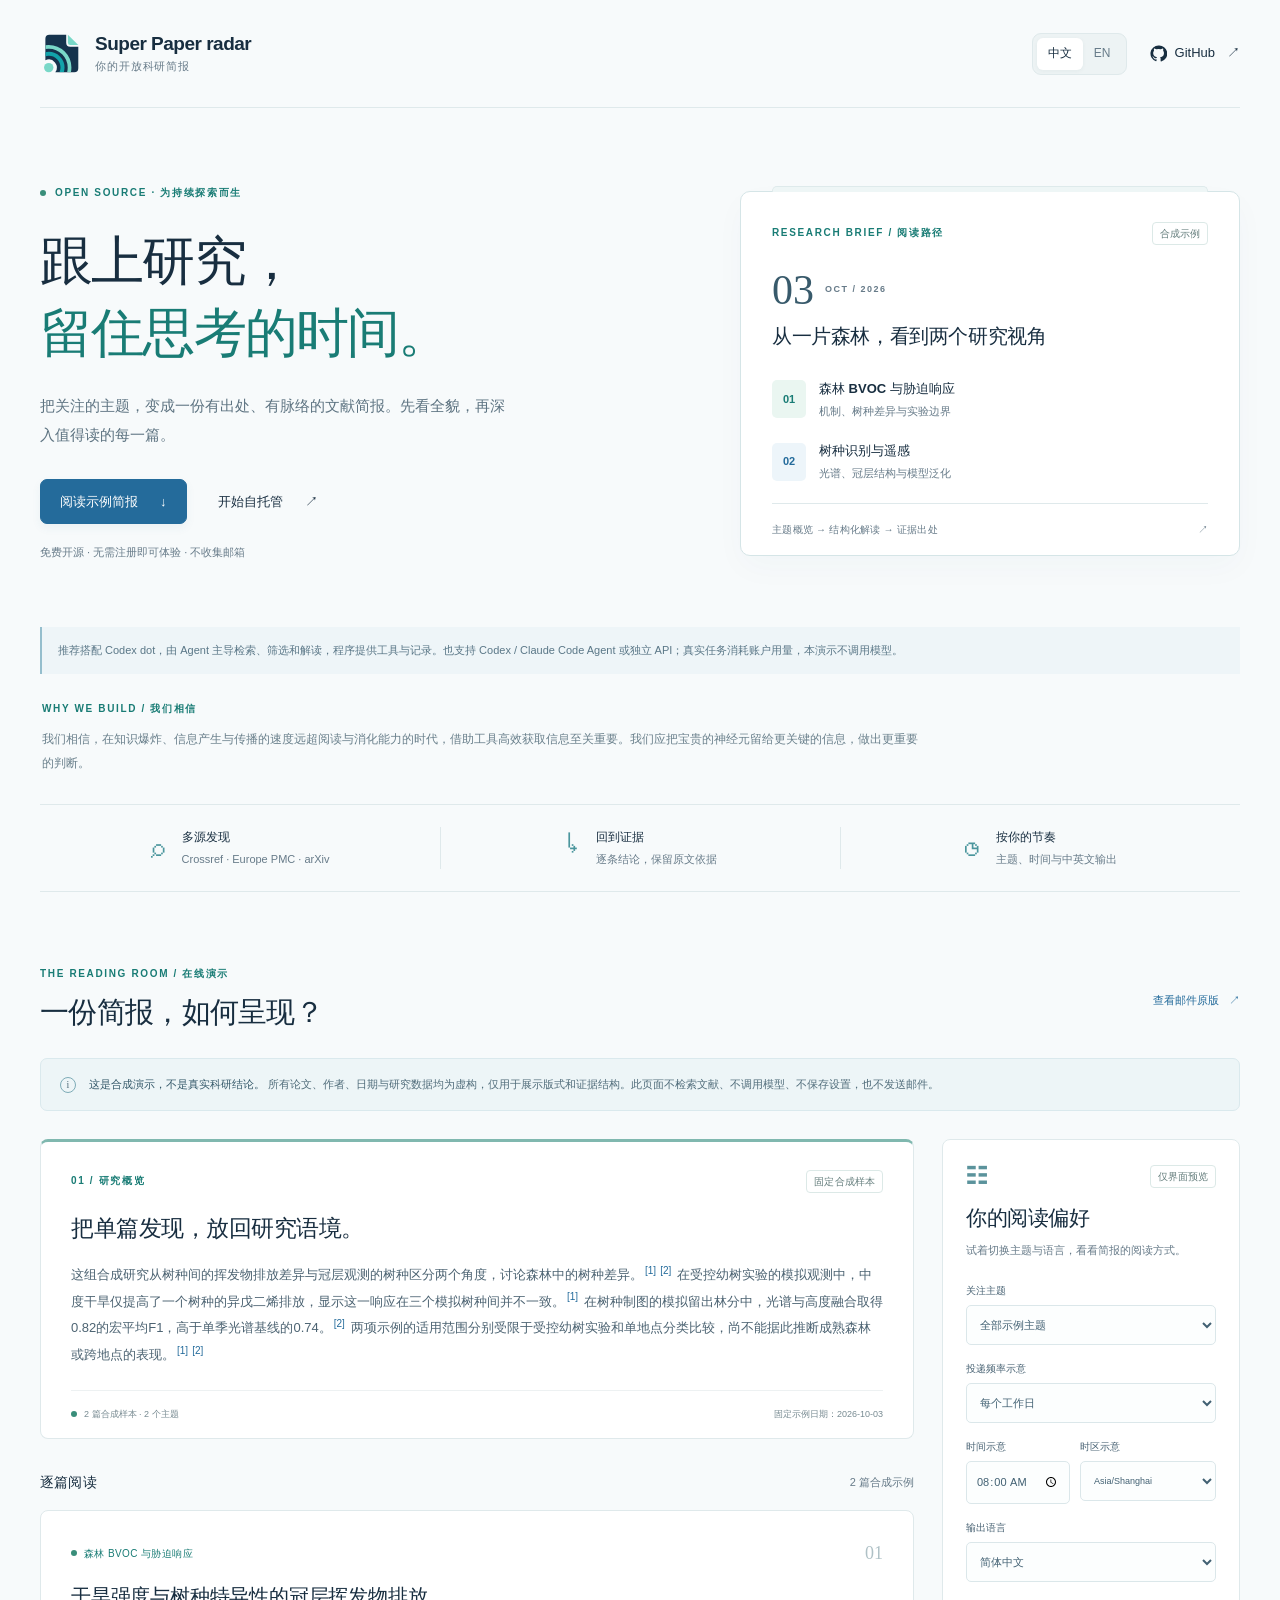
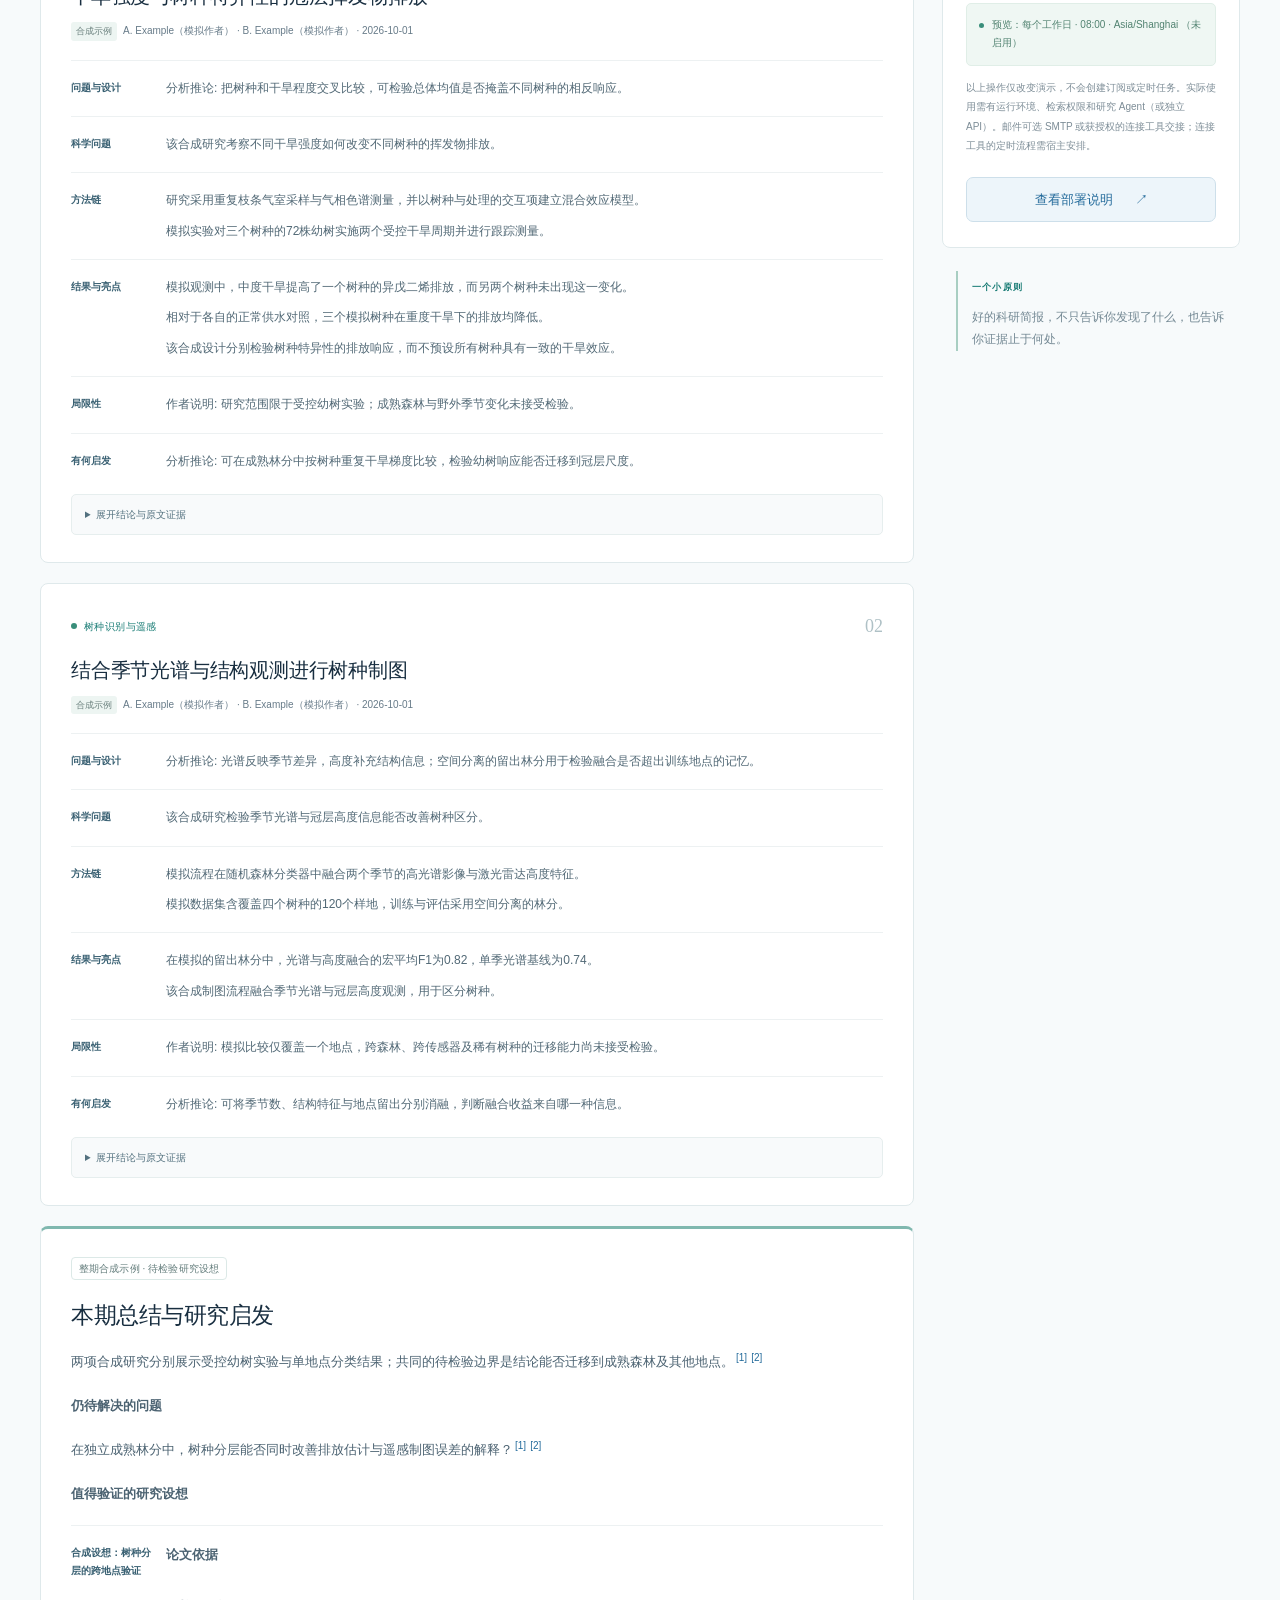
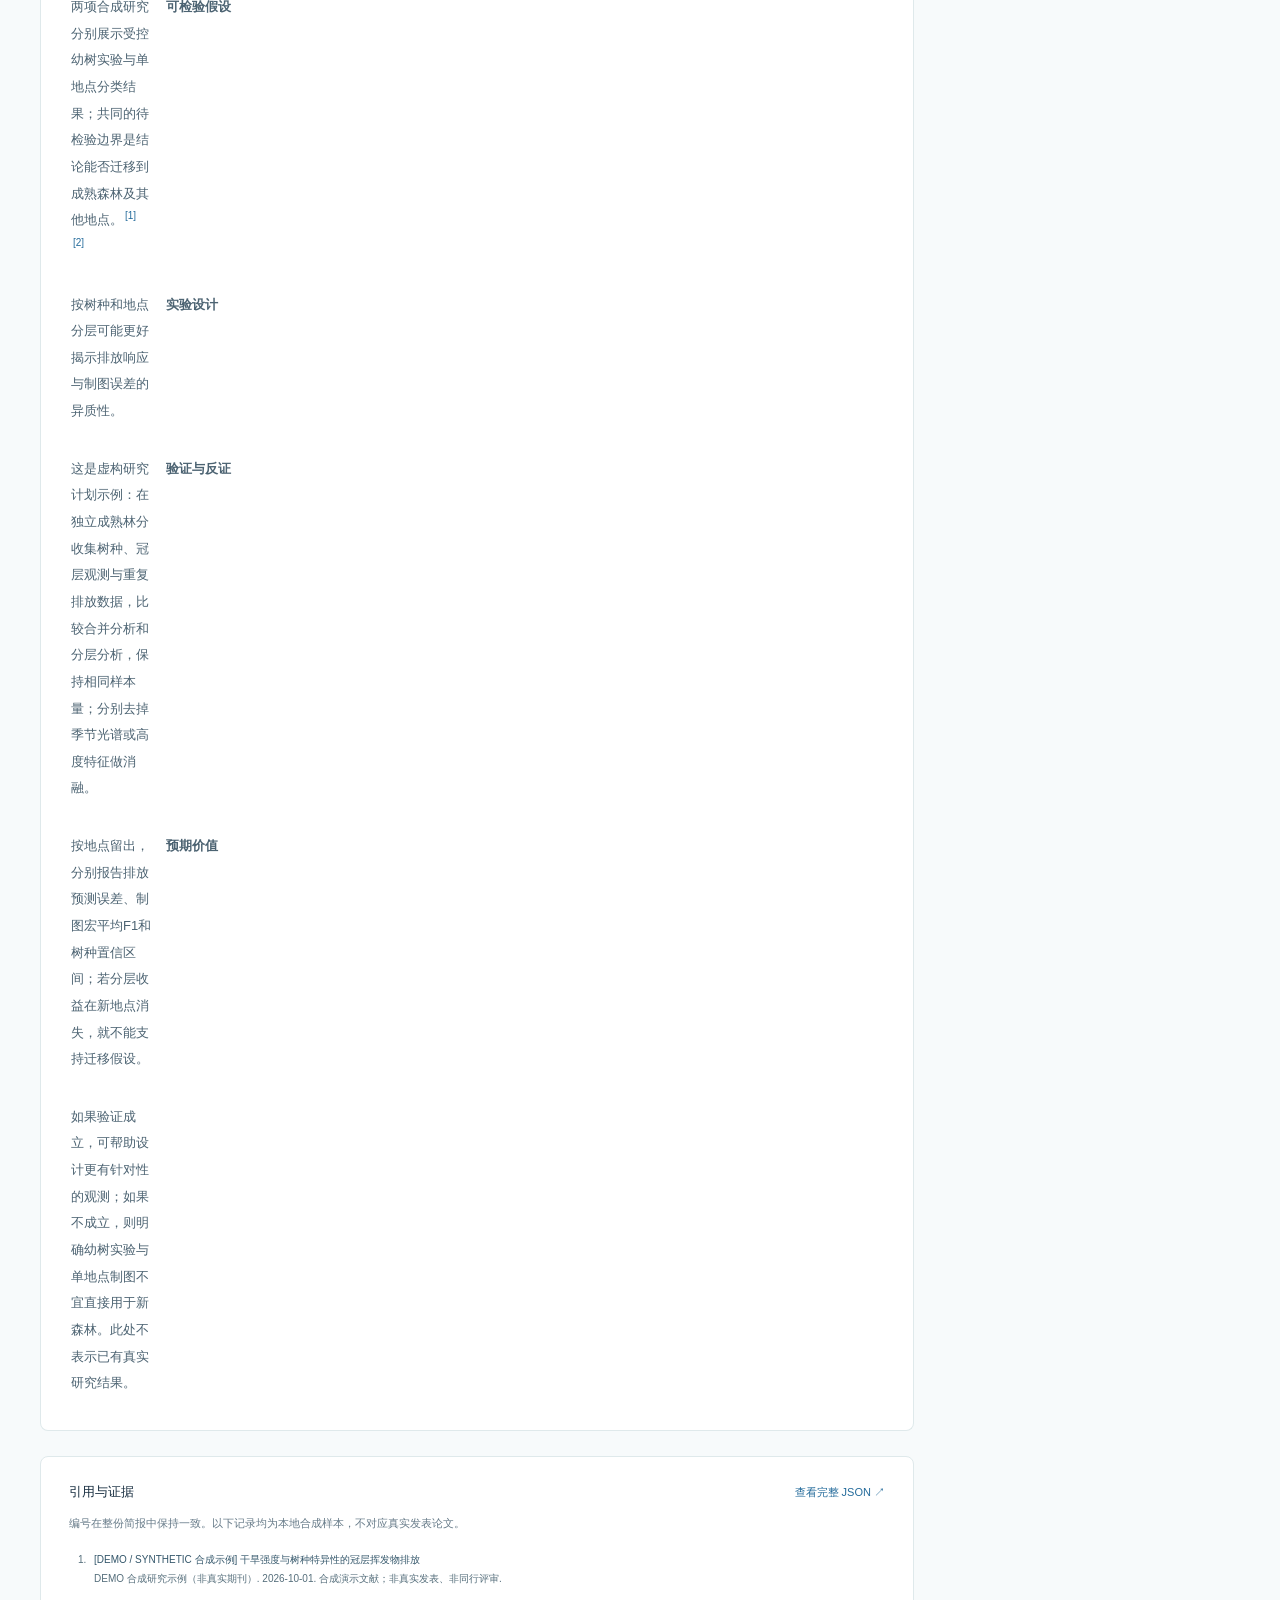
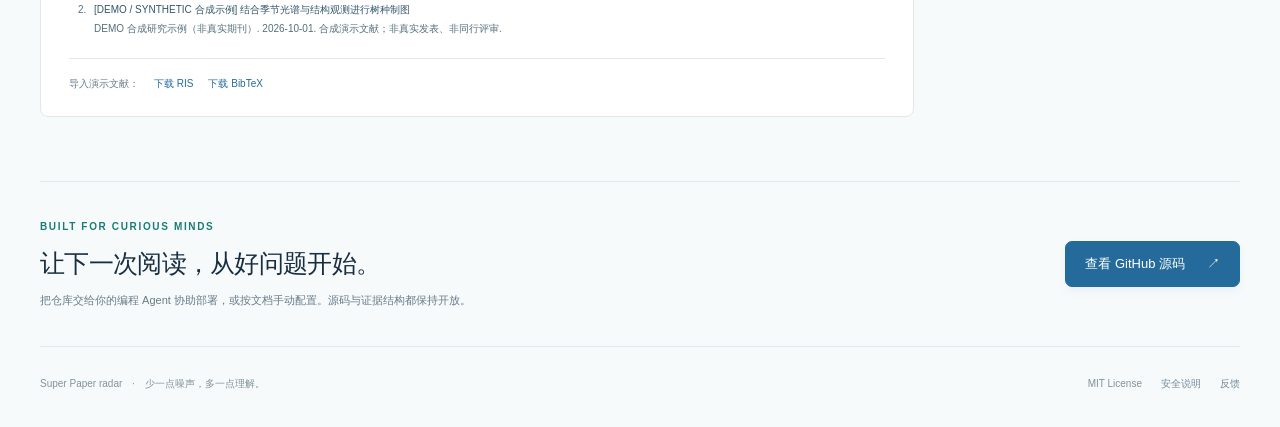
<file: docs/index.html>
<!doctype html>
<html lang="zh-CN">
<head>
  <meta charset="utf-8">
  <meta name="viewport" content="width=device-width, initial-scale=1">
  <meta name="description" content="Super Paper radar: an open-source, evidence-grounded research digest. Explore the bilingual, synthetic demo without an account.">
  <meta name="theme-color" content="#f7fafb">
  <title>Super Paper radar · Research, with context.</title>
  <link rel="icon" href="assets/favicon.svg" type="image/svg+xml">
  <link rel="stylesheet" href="assets/style.css">
  <script defer src="assets/fixtures.js"></script>
  <script defer src="assets/app.js"></script>
</head>
<body>
  <a class="skip-link" href="#digest" data-i18n="skip">跳至文献预览</a>
  <div class="site-shell">
    <header class="site-header">
      <a class="brand" href="./" aria-label="Super Paper radar home">
        <img class="brand-icon" src="assets/icon.svg" width="43" height="43" alt="">
        <span><span class="brand-name">Super Paper radar</span><span class="brand-caption" data-i18n="brandCaption">你的开放科研简报</span></span>
      </a>
      <nav class="header-actions" aria-label="Main navigation">
        <div class="language-switch" role="group" aria-label="Language / 语言">
          <button type="button" class="language-button active" data-language="zh-CN" aria-pressed="true">中文</button>
          <button type="button" class="language-button" data-language="en" aria-pressed="false">EN</button>
        </div>
        <a class="repo-link" aria-label="GitHub repository" href="https://github.com/RHFran/super-paper-radar"><svg viewBox="0 0 24 24" fill="currentColor" aria-hidden="true"><path d="M12 .8a11.4 11.4 0 0 0-3.6 22.2c.6.1.8-.2.8-.6v-2.2c-3.3.7-4-1.4-4-1.4-.5-1.4-1.3-1.8-1.3-1.8-1.1-.7.1-.7.1-.7 1.2.1 1.8 1.2 1.8 1.2 1 1.8 2.7 1.3 3.4 1 .1-.8.4-1.3.8-1.6-2.7-.3-5.5-1.3-5.5-6A4.7 4.7 0 0 1 5.7 8c-.1-.3-.5-1.5.1-3.2 0 0 1-.3 3.3 1.2a11.5 11.5 0 0 1 6 0c2.3-1.5 3.3-1.2 3.3-1.2.6 1.7.2 2.9.1 3.2a4.7 4.7 0 0 1 1.2 3.2c0 4.6-2.8 5.6-5.5 5.9.5.4.8 1.1.8 2.2v3.3c0 .4.2.7.8.6A11.4 11.4 0 0 0 12 .8Z"/></svg><span>GitHub</span><span aria-hidden="true">↗</span></a>
      </nav>
    </header>

    <main>
      <section class="hero" aria-labelledby="hero-title">
        <div class="hero-copy">
          <p class="eyebrow"><span class="status-dot"></span><span data-i18n="eyebrow">OPEN SOURCE · 为持续探索而生</span></p>
          <h1 id="hero-title"><span data-i18n="heroLine1">跟上研究，</span><br><span class="hero-accent" data-i18n="heroLine2">留住思考的时间。</span></h1>
          <p class="hero-description" data-i18n="heroDescription">把关注的主题，变成一份有出处、有脉络的文献简报。先看全貌，再深入值得读的每一篇。</p>
          <div class="hero-buttons"><a class="button button-primary" href="#digest"><span data-i18n="readDemo">阅读示例简报</span><span aria-hidden="true">↓</span></a><a class="button button-quiet" href="https://github.com/RHFran/super-paper-radar#agent-setup"><span data-i18n="getStarted">开始自托管</span><span aria-hidden="true">↗</span></a></div>
          <p class="hero-footnote" data-i18n="heroFootnote">免费开源 · 无需注册即可体验 · 不收集邮箱</p>
        </div>
        <aside class="hero-preview" aria-label="Demo at a glance">
          <div class="preview-topline"><span class="eyebrow" data-i18n="previewEyebrow">RESEARCH BRIEF / 阅读路径</span><span class="small-tag" data-i18n="sample">合成示例</span></div>
          <div class="preview-date">03 <span>OCT / 2026</span></div>
          <h2 data-i18n="previewTitle">从一片森林，看到两个研究视角</h2>
          <div class="preview-topic"><span class="topic-symbol mint">01</span><div><strong data-i18n="topicBvoc">森林 BVOC 与胁迫响应</strong><span data-i18n="previewBvoc">机制、树种差异与实验边界</span></div></div>
          <div class="preview-topic"><span class="topic-symbol blue">02</span><div><strong data-i18n="topicCanopy">树种识别与遥感</strong><span data-i18n="previewCanopy">光谱、冠层结构与模型泛化</span></div></div>
          <div class="preview-bottom"><span data-i18n="previewBottom">主题概览 → 结构化解读 → 证据出处</span><span aria-hidden="true">↗</span></div>
        </aside>
      </section>

      <p class="cost-note" data-i18n="costNotice">推荐搭配 Codex dot，由 Agent 主导检索、筛选和解读，程序提供工具与记录。也支持 Codex / Claude Code Agent 或独立 API；真实任务消耗账户用量，本演示不调用模型。</p>
      <section class="philosophy" aria-label="Our belief"><p class="eyebrow" data-i18n="philosophyLabel">WHY WE BUILD / 我们相信</p><p data-i18n="philosophy">我们相信，在知识爆炸、信息产生与传播的速度远超阅读与消化能力的时代，借助工具高效获取信息至关重要。我们应把宝贵的神经元留给更关键的信息，做出更重要的判断。</p></section>
      <section class="feature-strip" aria-label="Project capabilities">
        <div><span class="feature-icon" aria-hidden="true">⌕</span><p><strong data-i18n="featureSources">多源发现</strong><span>Crossref · Europe PMC · arXiv</span></p></div>
        <div><span class="feature-icon" aria-hidden="true">↳</span><p><strong data-i18n="featureEvidence">回到证据</strong><span data-i18n="featureEvidenceDetail">逐条结论，保留原文依据</span></p></div>
        <div><span class="feature-icon" aria-hidden="true">◷</span><p><strong data-i18n="featureSchedule">按你的节奏</strong><span data-i18n="featureScheduleDetail">主题、时间与中英文输出</span></p></div>
      </section>

      <section id="digest" class="digest-section" aria-labelledby="digest-title">
        <div class="section-heading"><div><p class="eyebrow" data-i18n="digestEyebrow">THE READING ROOM / 在线演示</p><h2 id="digest-title" data-i18n="digestTitle">一份简报，如何呈现？</h2></div><a id="email-preview-link" class="text-link" href="preview/demo.zh-CN.html"><span data-i18n="emailPreview">查看邮件原版</span><span aria-hidden="true">↗</span></a></div>
        <div class="demo-notice"><span class="notice-icon" aria-hidden="true">i</span><p><strong data-i18n="demoNoticeTitle">这是合成演示，不是真实科研结论。</strong> <span data-i18n="demoNotice">所有论文、作者、日期与研究数据均为虚构，仅用于展示版式和证据结构。此页面不检索文献、不调用模型、不保存设置，也不发送邮件。</span></p></div>
        <div class="reading-layout">
          <div class="reading-main">
            <article class="overview-card">
              <div class="card-eyebrow"><span class="eyebrow" data-i18n="overviewEyebrow">01 / 研究概览</span><span class="small-tag" data-i18n="fixedFixture">固定合成样本</span></div>
              <h3 data-i18n="overviewTitle">把单篇发现，放回研究语境。</h3>
              <div id="overview-content" class="overview-content"></div>
              <div class="overview-meta"><span><span class="status-dot"></span><span data-i18n="overviewScope">2 篇合成样本 · 2 个主题</span></span><span data-i18n="overviewDate">固定示例日期：2026-10-03</span></div>
            </article>
            <div class="papers-heading"><h3 data-i18n="papersTitle">逐篇阅读</h3><span id="paper-count" class="muted" aria-live="polite"></span></div>
            <div id="paper-list"></div>
            <section class="overview-card" aria-labelledby="outlook-title"><div class="card-eyebrow"><span class="small-tag" data-i18n="outlookScope">整期合成示例 · 待检验研究设想</span></div><h3 id="outlook-title" data-i18n="outlookTitle">本期总结与研究启发</h3><div id="outlook-content" class="overview-content"></div></section>
            <section class="references-card" aria-labelledby="references-title"><div class="card-eyebrow"><h3 id="references-title" data-i18n="referencesTitle">引用与证据</h3><a id="audit-link" class="text-link" href="preview/demo.zh-CN.json" data-i18n="auditLink">查看完整 JSON ↗</a></div><p class="muted" data-i18n="referencesNotice">编号在整份简报中保持一致。以下记录均为本地合成样本，不对应真实发表论文。</p><ol id="reference-list"></ol><div class="export-links"><span data-i18n="exportNotice">导入演示文献：</span><a id="ris-link" href="preview/demo.zh-CN.ris" download data-i18n="exportRis">下载 RIS</a><a id="bib-link" href="preview/demo.zh-CN.bib" download data-i18n="exportBib">下载 BibTeX</a></div></section>
          </div>
          <aside class="configuration" aria-labelledby="config-title">
            <div class="config-card">
              <div class="config-topline"><span class="config-icon" aria-hidden="true">☷</span><span class="small-tag" data-i18n="previewOnly">仅界面预览</span></div>
              <h3 id="config-title" data-i18n="configTitle">你的阅读偏好</h3>
              <p class="muted" data-i18n="configDescription">试着切换主题与语言，看看简报的阅读方式。</p>
              <div class="field"><label for="topic" data-i18n="topicLabel">关注主题</label><select id="topic"><option value="all" data-i18n="allTopics">全部示例主题</option><option value="bvoc" data-i18n="topicBvoc">森林 BVOC 与胁迫响应</option><option value="canopy" data-i18n="topicCanopy">树种识别与遥感</option></select></div>
              <div class="field"><label for="schedule" data-i18n="scheduleLabel">投递频率示意</label><select id="schedule"><option value="daily" data-i18n="daily">每天</option><option value="weekdays" selected data-i18n="weekdays">每个工作日</option><option value="weekly" data-i18n="weekly">每周一</option></select></div>
              <div class="field-pair"><div class="field"><label for="time" data-i18n="timeLabel">时间示意</label><input id="time" type="time" value="08:00" required></div><div class="field"><label for="timezone" data-i18n="timezoneLabel">时区示意</label><select id="timezone"><option value="Asia/Shanghai">Asia/Shanghai</option><option value="UTC">UTC</option><option value="America/New_York">America/New_York</option></select></div></div>
              <div class="field"><label for="output-language" data-i18n="languageLabel">输出语言</label><select id="output-language"><option value="zh-CN">简体中文</option><option value="en">English</option></select></div>
              <div class="schedule-summary" aria-live="polite"><span class="status-dot"></span><p id="schedule-summary"></p></div>
              <p class="config-disclaimer" data-i18n="configDisclaimer">以上操作仅改变演示，不会创建订阅或定时任务。实际使用需运行程序、检索网络和 CLI/API 模型后端。邮件可选 SMTP 或获授权的连接工具交接；连接工具的定时流程需宿主安排。</p>
              <a class="button button-secondary" href="https://github.com/RHFran/super-paper-radar#manual-setup"><span data-i18n="setupGuide">查看部署说明</span><span aria-hidden="true">↗</span></a>
            </div>
            <div class="reading-note"><span class="eyebrow" data-i18n="readingNoteLabel">一个小原则</span><p data-i18n="readingNote">好的科研简报，不只告诉你发现了什么，也告诉你证据止于何处。</p></div>
          </aside>
        </div>
      </section>
      <noscript><div class="demo-notice">JavaScript is disabled. Read the complete synthetic previews: <a href="preview/demo.zh-CN.html">中文</a> · <a href="preview/demo.en.html">English</a>. All papers and findings in these previews are invented.</div></noscript>
      <section class="bottom-cta"><div><p class="eyebrow">BUILT FOR CURIOUS MINDS</p><h2 data-i18n="ctaTitle">让下一次阅读，从好问题开始。</h2><p data-i18n="ctaText">把仓库交给你的编程 Agent 协助部署，或按文档手动配置。源码与证据结构都保持开放。</p></div><a class="button button-primary" href="https://github.com/RHFran/super-paper-radar"><span data-i18n="viewSource">查看 GitHub 源码</span><span aria-hidden="true">↗</span></a></section>
    </main>
    <footer class="site-footer"><span>Super Paper radar <span class="footer-dot">·</span> <span data-i18n="footerTagline">少一点噪声，多一点理解。</span></span><div><span>MIT License</span><a href="https://github.com/RHFran/super-paper-radar/blob/main/SECURITY.md" data-i18n="security">安全说明</a><a href="https://github.com/RHFran/super-paper-radar/issues" data-i18n="feedback">反馈</a></div></footer>
  </div>
</body>
</html>
</file>
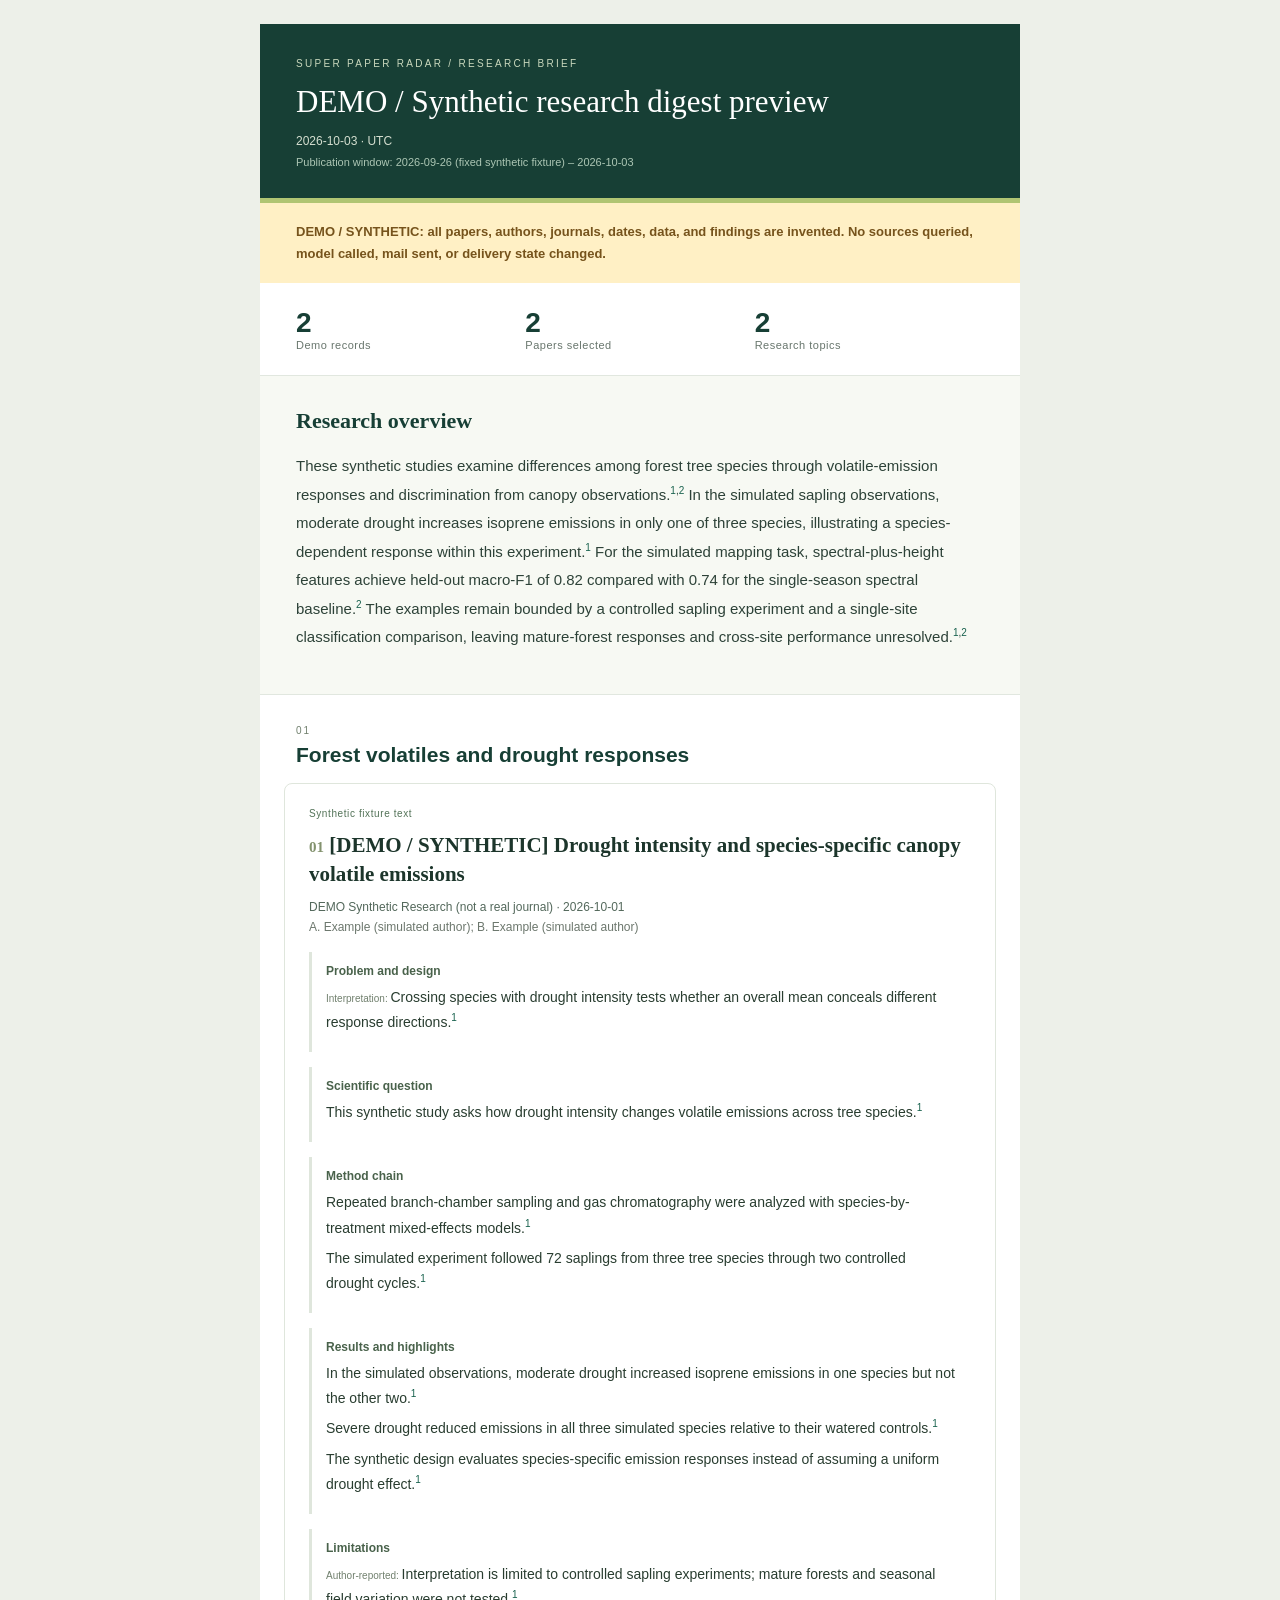
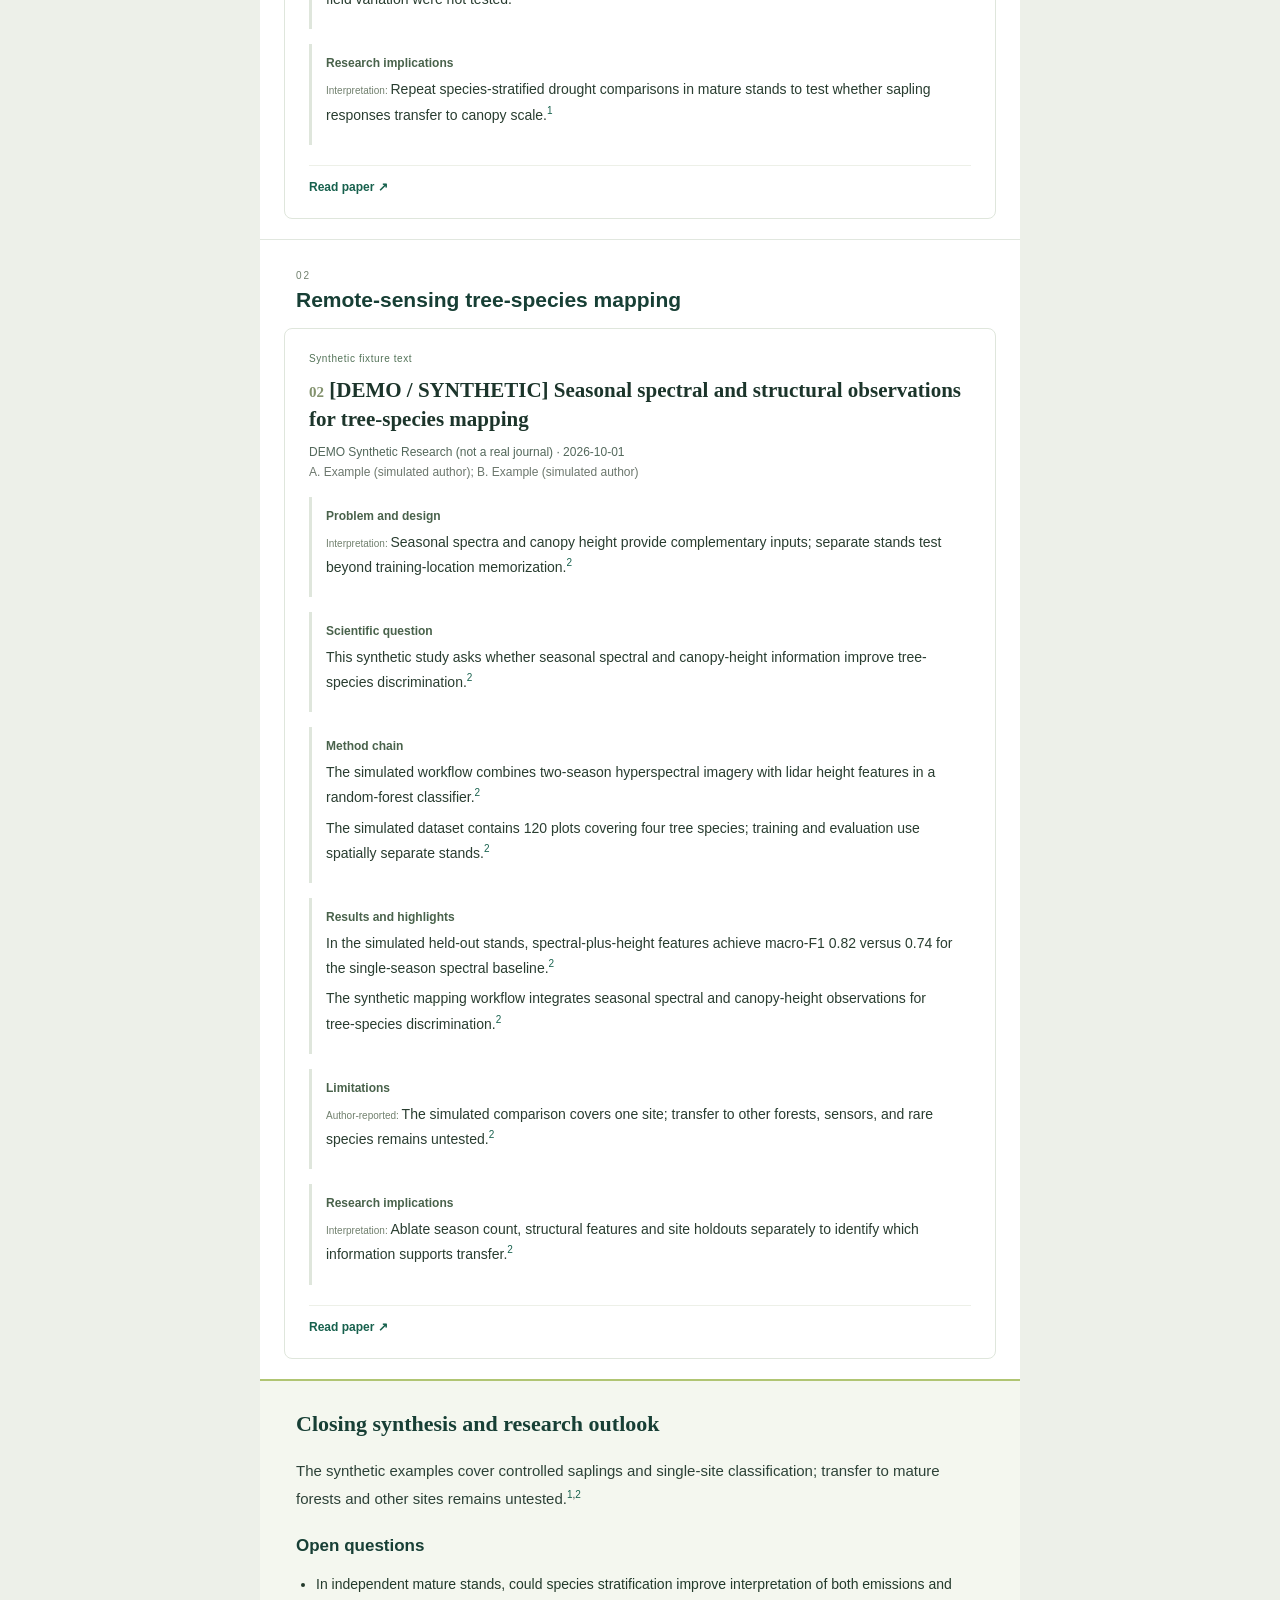
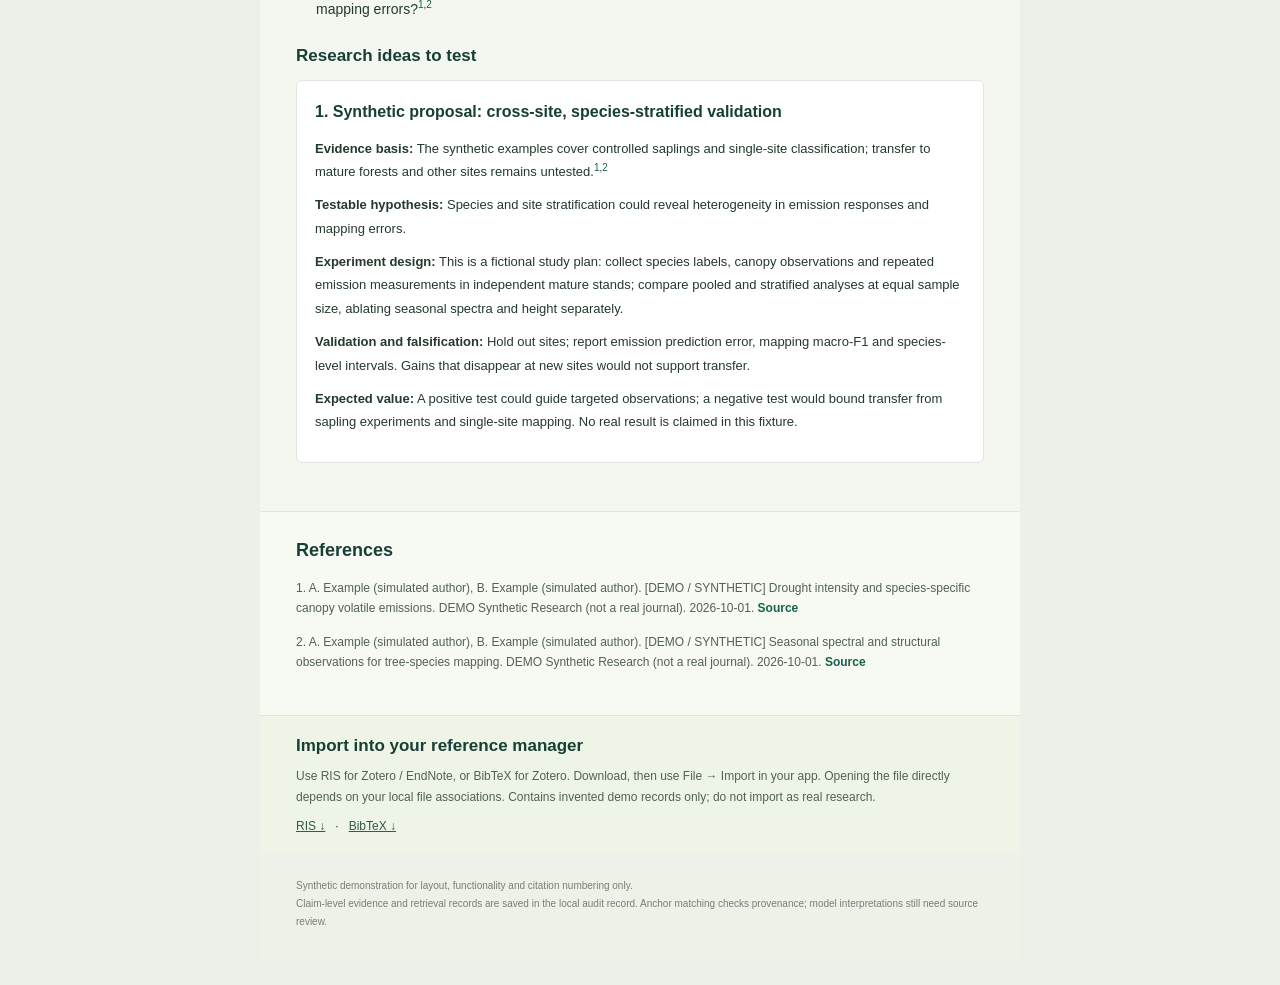
<file: docs/preview/demo.en.html>
<!doctype html><html lang="en"><head><meta charset="utf-8" /><meta name="viewport" content="width=device-width, initial-scale=1" /><title>DEMO / Synthetic research digest preview</title></head><body style="margin:0;padding:0;background:#edf0e9;font-family:Arial,Helvetica,'Microsoft YaHei',sans-serif;color:#233a2c;overflow-wrap:anywhere;word-wrap:break-word"><div style="display:none;font-size:1px;line-height:1px;max-height:0;max-width:0;overflow:hidden;opacity:0">DEMO / Synthetic research digest preview · 2026-10-03 · UTC</div><table role="presentation" width="100%" cellpadding="0" cellspacing="0" style="background:#edf0e9"><tr><td align="center" style="padding:24px 8px"><table role="presentation" width="760" cellpadding="0" cellspacing="0" style="width:100%;max-width:760px;background:#ffffff;border-collapse:separate;table-layout:fixed"><tr><td style="padding:34px 36px 30px;background:#173f35;color:#ffffff;border-bottom:5px solid #b0c573"><p style="margin:0 0 13px;font-size:10px;letter-spacing:2.3px;color:#c9d8bd">SUPER PAPER RADAR / RESEARCH BRIEF</p><h1 style="margin:0 0 12px;font-family:Georgia,'Microsoft YaHei',serif;font-size:31px;line-height:1.3;font-weight:500">DEMO / Synthetic research digest preview</h1><p style="margin:0 0 8px;color:#d5dfd0;font-size:12px">2026-10-03 · UTC</p><p style="margin:0;color:#acc6b4;font-size:11px">Publication window: 2026-09-26 (fixed synthetic fixture) – 2026-10-03</p></td></tr><tr><td style="padding:18px 36px;background:#fff0c5;color:#76531c;font-size:13px;line-height:1.7"><strong>DEMO / SYNTHETIC: all papers, authors, journals, dates, data, and findings are invented. No sources queried, model called, mail sent, or delivery state changed.</strong></td></tr><tr><td style="padding:24px 36px;border-bottom:1px solid #e1e7df"><table role="presentation" width="100%" cellpadding="0" cellspacing="0"><tr><td width="33%" style="vertical-align:top"><div style="font-size:28px;font-weight:700;color:#173f35">2</div><div style="font-size:11px;color:#68766d;letter-spacing:.5px">Demo records</div></td><td width="33%" style="vertical-align:top"><div style="font-size:28px;font-weight:700;color:#173f35">2</div><div style="font-size:11px;color:#68766d;letter-spacing:.5px">Papers selected</div></td><td width="33%" style="vertical-align:top"><div style="font-size:28px;font-weight:700;color:#173f35">2</div><div style="font-size:11px;color:#68766d;letter-spacing:.5px">Research topics</div></td></tr></table></td></tr><tr><td style="padding:32px 36px 28px;background:#f7f9f3"><h2 style="margin:0 0 18px;color:#173f35;font-size:22px;font-family:Georgia,serif">Research overview</h2><p style="margin:0 0 14px;line-height:1.9;font-size:15px;color:#2d4238">These synthetic studies examine differences among forest tree species through volatile-emission responses and discrimination from canopy observations.<sup style="font-size:10px;line-height:0;vertical-align:super"><a href="#ref-1" style="color:#17614d;text-decoration:none">1</a>,<a href="#ref-2" style="color:#17614d;text-decoration:none">2</a></sup> In the simulated sapling observations, moderate drought increases isoprene emissions in only one of three species, illustrating a species-dependent response within this experiment.<sup style="font-size:10px;line-height:0;vertical-align:super"><a href="#ref-1" style="color:#17614d;text-decoration:none">1</a></sup> For the simulated mapping task, spectral-plus-height features achieve held-out macro-F1 of 0.82 compared with 0.74 for the single-season spectral baseline.<sup style="font-size:10px;line-height:0;vertical-align:super"><a href="#ref-2" style="color:#17614d;text-decoration:none">2</a></sup> The examples remain bounded by a controlled sapling experiment and a single-site classification comparison, leaving mature-forest responses and cross-site performance unresolved.<sup style="font-size:10px;line-height:0;vertical-align:super"><a href="#ref-1" style="color:#17614d;text-decoration:none">1</a>,<a href="#ref-2" style="color:#17614d;text-decoration:none">2</a></sup></p></td></tr><tr><td style="padding:30px 36px 16px;border-top:1px solid #e1e7df"><div style="font-size:10px;color:#71806e;letter-spacing:2px">01</div><h2 style="margin:7px 0 0;font-size:21px;color:#173f35">Forest volatiles and drought responses</h2></td></tr><tr><td style="padding:0 24px 20px"><table role="presentation" width="100%" cellpadding="0" cellspacing="0" style="border:1px solid #dfe6dc;background:#ffffff;border-radius:8px"><tr><td style="padding:24px"><div style="font-size:10px;letter-spacing:.6px;color:#527257;margin-bottom:12px">Synthetic fixture text</div><h3 style="margin:0 0 10px;font-family:Georgia,serif;font-size:21px;line-height:1.4;color:#1c352b"><span style="color:#83926e;font-size:15px">01</span> <a href="https://example.org/demo/forest-bvoc" style="color:#1c352b;text-decoration:none">[DEMO / SYNTHETIC] Drought intensity and species-specific canopy volatile emissions</a></h3><p style="margin:0 0 6px;font-size:12px;color:#53685b">DEMO Synthetic Research (not a real journal) · 2026-10-01</p><p style="margin:0 0 18px;font-size:12px;color:#6c776d">A. Example (simulated author); B. Example (simulated author)</p><div style="margin:15px 0;padding:12px 14px;border-left:3px solid #dfe6dc;"><h4 style="margin:0 0 7px;font-size:12px;color:#49624b">Problem and design</h4><p style="margin:5px 0;font-size:14px;line-height:1.8;color:#293d30"><span style="font-size:10px;color:#71806e">Interpretation: </span>Crossing species with drought intensity tests whether an overall mean conceals different response directions.<sup style="font-size:10px;line-height:0;vertical-align:super"><a href="#ref-1" style="color:#17614d;text-decoration:none">1</a></sup></p></div><div style="margin:15px 0;padding:12px 14px;border-left:3px solid #dfe6dc;"><h4 style="margin:0 0 7px;font-size:12px;color:#49624b">Scientific question</h4><p style="margin:5px 0;font-size:14px;line-height:1.8;color:#293d30">This synthetic study asks how drought intensity changes volatile emissions across tree species.<sup style="font-size:10px;line-height:0;vertical-align:super"><a href="#ref-1" style="color:#17614d;text-decoration:none">1</a></sup></p></div><div style="margin:15px 0;padding:12px 14px;border-left:3px solid #dfe6dc;"><h4 style="margin:0 0 7px;font-size:12px;color:#49624b">Method chain</h4><p style="margin:5px 0;font-size:14px;line-height:1.8;color:#293d30">Repeated branch-chamber sampling and gas chromatography were analyzed with species-by-treatment mixed-effects models.<sup style="font-size:10px;line-height:0;vertical-align:super"><a href="#ref-1" style="color:#17614d;text-decoration:none">1</a></sup></p><p style="margin:5px 0;font-size:14px;line-height:1.8;color:#293d30">The simulated experiment followed 72 saplings from three tree species through two controlled drought cycles.<sup style="font-size:10px;line-height:0;vertical-align:super"><a href="#ref-1" style="color:#17614d;text-decoration:none">1</a></sup></p></div><div style="margin:15px 0;padding:12px 14px;border-left:3px solid #dfe6dc;"><h4 style="margin:0 0 7px;font-size:12px;color:#49624b">Results and highlights</h4><p style="margin:5px 0;font-size:14px;line-height:1.8;color:#293d30">In the simulated observations, moderate drought increased isoprene emissions in one species but not the other two.<sup style="font-size:10px;line-height:0;vertical-align:super"><a href="#ref-1" style="color:#17614d;text-decoration:none">1</a></sup></p><p style="margin:5px 0;font-size:14px;line-height:1.8;color:#293d30">Severe drought reduced emissions in all three simulated species relative to their watered controls.<sup style="font-size:10px;line-height:0;vertical-align:super"><a href="#ref-1" style="color:#17614d;text-decoration:none">1</a></sup></p><p style="margin:5px 0;font-size:14px;line-height:1.8;color:#293d30">The synthetic design evaluates species-specific emission responses instead of assuming a uniform drought effect.<sup style="font-size:10px;line-height:0;vertical-align:super"><a href="#ref-1" style="color:#17614d;text-decoration:none">1</a></sup></p></div><div style="margin:15px 0;padding:12px 14px;border-left:3px solid #dfe6dc;"><h4 style="margin:0 0 7px;font-size:12px;color:#49624b">Limitations</h4><p style="margin:5px 0;font-size:14px;line-height:1.8;color:#293d30"><span style="font-size:10px;color:#71806e">Author-reported: </span>Interpretation is limited to controlled sapling experiments; mature forests and seasonal field variation were not tested.<sup style="font-size:10px;line-height:0;vertical-align:super"><a href="#ref-1" style="color:#17614d;text-decoration:none">1</a></sup></p></div><div style="margin:15px 0;padding:12px 14px;border-left:3px solid #dfe6dc;"><h4 style="margin:0 0 7px;font-size:12px;color:#49624b">Research implications</h4><p style="margin:5px 0;font-size:14px;line-height:1.8;color:#293d30"><span style="font-size:10px;color:#71806e">Interpretation: </span>Repeat species-stratified drought comparisons in mature stands to test whether sapling responses transfer to canopy scale.<sup style="font-size:10px;line-height:0;vertical-align:super"><a href="#ref-1" style="color:#17614d;text-decoration:none">1</a></sup></p></div><p style="margin:20px 0 0;padding-top:14px;border-top:1px solid #edf0e8;font-size:12px"><a href="https://example.org/demo/forest-bvoc" style="color:#17614d;text-decoration:none;font-weight:600">Read paper ↗</a></p></td></tr></table></td></tr><tr><td style="padding:30px 36px 16px;border-top:1px solid #e1e7df"><div style="font-size:10px;color:#71806e;letter-spacing:2px">02</div><h2 style="margin:7px 0 0;font-size:21px;color:#173f35">Remote-sensing tree-species mapping</h2></td></tr><tr><td style="padding:0 24px 20px"><table role="presentation" width="100%" cellpadding="0" cellspacing="0" style="border:1px solid #dfe6dc;background:#ffffff;border-radius:8px"><tr><td style="padding:24px"><div style="font-size:10px;letter-spacing:.6px;color:#527257;margin-bottom:12px">Synthetic fixture text</div><h3 style="margin:0 0 10px;font-family:Georgia,serif;font-size:21px;line-height:1.4;color:#1c352b"><span style="color:#83926e;font-size:15px">02</span> <a href="https://example.org/demo/canopy-species" style="color:#1c352b;text-decoration:none">[DEMO / SYNTHETIC] Seasonal spectral and structural observations for tree-species mapping</a></h3><p style="margin:0 0 6px;font-size:12px;color:#53685b">DEMO Synthetic Research (not a real journal) · 2026-10-01</p><p style="margin:0 0 18px;font-size:12px;color:#6c776d">A. Example (simulated author); B. Example (simulated author)</p><div style="margin:15px 0;padding:12px 14px;border-left:3px solid #dfe6dc;"><h4 style="margin:0 0 7px;font-size:12px;color:#49624b">Problem and design</h4><p style="margin:5px 0;font-size:14px;line-height:1.8;color:#293d30"><span style="font-size:10px;color:#71806e">Interpretation: </span>Seasonal spectra and canopy height provide complementary inputs; separate stands test beyond training-location memorization.<sup style="font-size:10px;line-height:0;vertical-align:super"><a href="#ref-2" style="color:#17614d;text-decoration:none">2</a></sup></p></div><div style="margin:15px 0;padding:12px 14px;border-left:3px solid #dfe6dc;"><h4 style="margin:0 0 7px;font-size:12px;color:#49624b">Scientific question</h4><p style="margin:5px 0;font-size:14px;line-height:1.8;color:#293d30">This synthetic study asks whether seasonal spectral and canopy-height information improve tree-species discrimination.<sup style="font-size:10px;line-height:0;vertical-align:super"><a href="#ref-2" style="color:#17614d;text-decoration:none">2</a></sup></p></div><div style="margin:15px 0;padding:12px 14px;border-left:3px solid #dfe6dc;"><h4 style="margin:0 0 7px;font-size:12px;color:#49624b">Method chain</h4><p style="margin:5px 0;font-size:14px;line-height:1.8;color:#293d30">The simulated workflow combines two-season hyperspectral imagery with lidar height features in a random-forest classifier.<sup style="font-size:10px;line-height:0;vertical-align:super"><a href="#ref-2" style="color:#17614d;text-decoration:none">2</a></sup></p><p style="margin:5px 0;font-size:14px;line-height:1.8;color:#293d30">The simulated dataset contains 120 plots covering four tree species; training and evaluation use spatially separate stands.<sup style="font-size:10px;line-height:0;vertical-align:super"><a href="#ref-2" style="color:#17614d;text-decoration:none">2</a></sup></p></div><div style="margin:15px 0;padding:12px 14px;border-left:3px solid #dfe6dc;"><h4 style="margin:0 0 7px;font-size:12px;color:#49624b">Results and highlights</h4><p style="margin:5px 0;font-size:14px;line-height:1.8;color:#293d30">In the simulated held-out stands, spectral-plus-height features achieve macro-F1 0.82 versus 0.74 for the single-season spectral baseline.<sup style="font-size:10px;line-height:0;vertical-align:super"><a href="#ref-2" style="color:#17614d;text-decoration:none">2</a></sup></p><p style="margin:5px 0;font-size:14px;line-height:1.8;color:#293d30">The synthetic mapping workflow integrates seasonal spectral and canopy-height observations for tree-species discrimination.<sup style="font-size:10px;line-height:0;vertical-align:super"><a href="#ref-2" style="color:#17614d;text-decoration:none">2</a></sup></p></div><div style="margin:15px 0;padding:12px 14px;border-left:3px solid #dfe6dc;"><h4 style="margin:0 0 7px;font-size:12px;color:#49624b">Limitations</h4><p style="margin:5px 0;font-size:14px;line-height:1.8;color:#293d30"><span style="font-size:10px;color:#71806e">Author-reported: </span>The simulated comparison covers one site; transfer to other forests, sensors, and rare species remains untested.<sup style="font-size:10px;line-height:0;vertical-align:super"><a href="#ref-2" style="color:#17614d;text-decoration:none">2</a></sup></p></div><div style="margin:15px 0;padding:12px 14px;border-left:3px solid #dfe6dc;"><h4 style="margin:0 0 7px;font-size:12px;color:#49624b">Research implications</h4><p style="margin:5px 0;font-size:14px;line-height:1.8;color:#293d30"><span style="font-size:10px;color:#71806e">Interpretation: </span>Ablate season count, structural features and site holdouts separately to identify which information supports transfer.<sup style="font-size:10px;line-height:0;vertical-align:super"><a href="#ref-2" style="color:#17614d;text-decoration:none">2</a></sup></p></div><p style="margin:20px 0 0;padding-top:14px;border-top:1px solid #edf0e8;font-size:12px"><a href="https://example.org/demo/canopy-species" style="color:#17614d;text-decoration:none;font-weight:600">Read paper ↗</a></p></td></tr></table></td></tr><tr><td style="padding:30px 36px;background:#f4f7ef;border-top:2px solid #b0c573"><h2 style="margin:0 0 20px;color:#173f35;font-size:22px;font-family:Georgia,serif">Closing synthesis and research outlook</h2><p style="margin:0 0 14px;font-size:15px;line-height:1.9;color:#2d4238">The synthetic examples cover controlled saplings and single-site classification; transfer to mature forests and other sites remains untested.<sup style="font-size:10px;line-height:0;vertical-align:super"><a href="#ref-1" style="color:#17614d;text-decoration:none">1</a>,<a href="#ref-2" style="color:#17614d;text-decoration:none">2</a></sup></p><h3 style="margin:22px 0 12px;font-size:17px;color:#173f35">Open questions</h3><ul style="padding-left:20px"><li style="margin:0 0 10px;font-size:14px;line-height:1.8">In independent mature stands, could species stratification improve interpretation of both emissions and mapping errors?<sup style="font-size:10px;line-height:0;vertical-align:super"><a href="#ref-1" style="color:#17614d;text-decoration:none">1</a>,<a href="#ref-2" style="color:#17614d;text-decoration:none">2</a></sup></li></ul><h3 style="margin:24px 0 14px;font-size:17px;color:#173f35">Research ideas to test</h3><div style="margin:0 0 18px;padding:18px;background:#fff;border:1px solid #dfe6dc;border-radius:6px"><h4 style="margin:0 0 12px;font-size:16px;line-height:1.6;color:#173f35">1. Synthetic proposal: cross-site, species-stratified validation</h4><p style="margin:0 0 10px;font-size:13px;line-height:1.8"><strong>Evidence basis:</strong> The synthetic examples cover controlled saplings and single-site classification; transfer to mature forests and other sites remains untested.<sup style="font-size:10px;line-height:0;vertical-align:super"><a href="#ref-1" style="color:#17614d;text-decoration:none">1</a>,<a href="#ref-2" style="color:#17614d;text-decoration:none">2</a></sup></p><p style="margin:0 0 10px;font-size:13px;line-height:1.8"><strong>Testable hypothesis:</strong> Species and site stratification could reveal heterogeneity in emission responses and mapping errors.</p><p style="margin:0 0 10px;font-size:13px;line-height:1.8"><strong>Experiment design:</strong> This is a fictional study plan: collect species labels, canopy observations and repeated emission measurements in independent mature stands; compare pooled and stratified analyses at equal sample size, ablating seasonal spectra and height separately.</p><p style="margin:0 0 10px;font-size:13px;line-height:1.8"><strong>Validation and falsification:</strong> Hold out sites; report emission prediction error, mapping macro-F1 and species-level intervals. Gains that disappear at new sites would not support transfer.</p><p style="margin:0 0 10px;font-size:13px;line-height:1.8"><strong>Expected value:</strong> A positive test could guide targeted observations; a negative test would bound transfer from sapling experiments and single-site mapping. No real result is claimed in this fixture.</p></div></td></tr><tr><td style="padding:28px 36px 30px;background:#f7f9f3;border-top:1px solid #dfe6dc"><h2 style="margin:0 0 17px;font-size:18px;color:#173f35">References</h2><p id="ref-1" style="margin:0 0 13px;font-size:12px;line-height:1.7;color:#526153">1. A. Example (simulated author), B. Example (simulated author). [DEMO / SYNTHETIC] Drought intensity and species-specific canopy volatile emissions. DEMO Synthetic Research (not a real journal). 2026-10-01. <a href="https://example.org/demo/forest-bvoc" style="color:#17614d;text-decoration:none;font-weight:600">Source</a></p><p id="ref-2" style="margin:0 0 13px;font-size:12px;line-height:1.7;color:#526153">2. A. Example (simulated author), B. Example (simulated author). [DEMO / SYNTHETIC] Seasonal spectral and structural observations for tree-species mapping. DEMO Synthetic Research (not a real journal). 2026-10-01. <a href="https://example.org/demo/canopy-species" style="color:#17614d;text-decoration:none;font-weight:600">Source</a></p></td></tr><tr><td style="padding:20px 36px;background:#eef5e7;border-top:1px solid #dfe6dc"><h2 style="margin:0 0 10px;font-size:17px;color:#173f35">Import into your reference manager</h2><p style="margin:0 0 12px;font-size:12px;line-height:1.7;color:#526153">Use RIS for Zotero / EndNote, or BibTeX for Zotero. Download, then use File → Import in your app. Opening the file directly depends on your local file associations. Contains invented demo records only; do not import as real research.</p><p style="margin:0;font-size:12px;overflow-wrap:anywhere"><a download href="demo.en.ris" style="color:#315d40">RIS ↓</a> &nbsp; · &nbsp; <a download href="demo.en.bib" style="color:#315d40">BibTeX ↓</a></p></td></tr><tr><td style="padding:24px 36px 30px;background:#edf1e8;font-size:10px;line-height:1.8;color:#76816f">Synthetic demonstration for layout, functionality and citation numbering only.<br />Claim-level evidence and retrieval records are saved in the local audit record. Anchor matching checks provenance; model interpretations still need source review.</td></tr></table></td></tr></table></body></html>
</file>
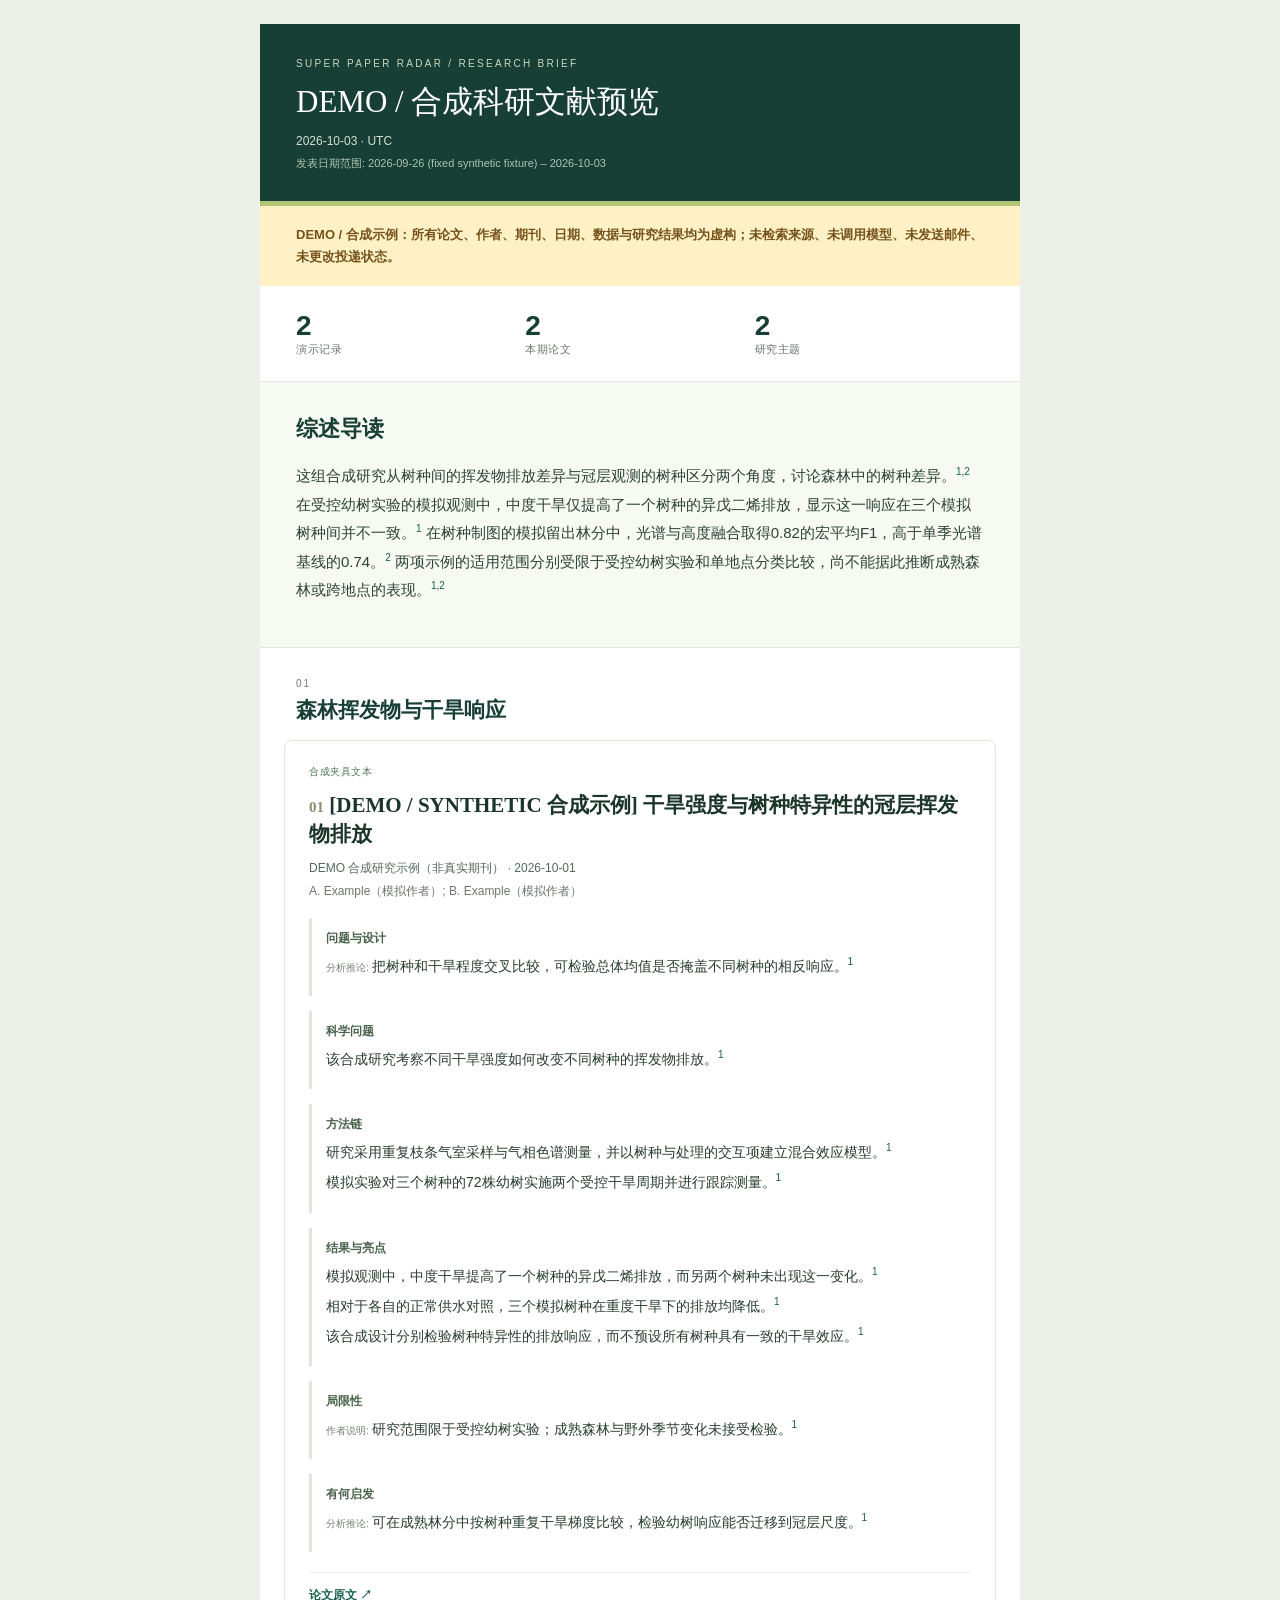
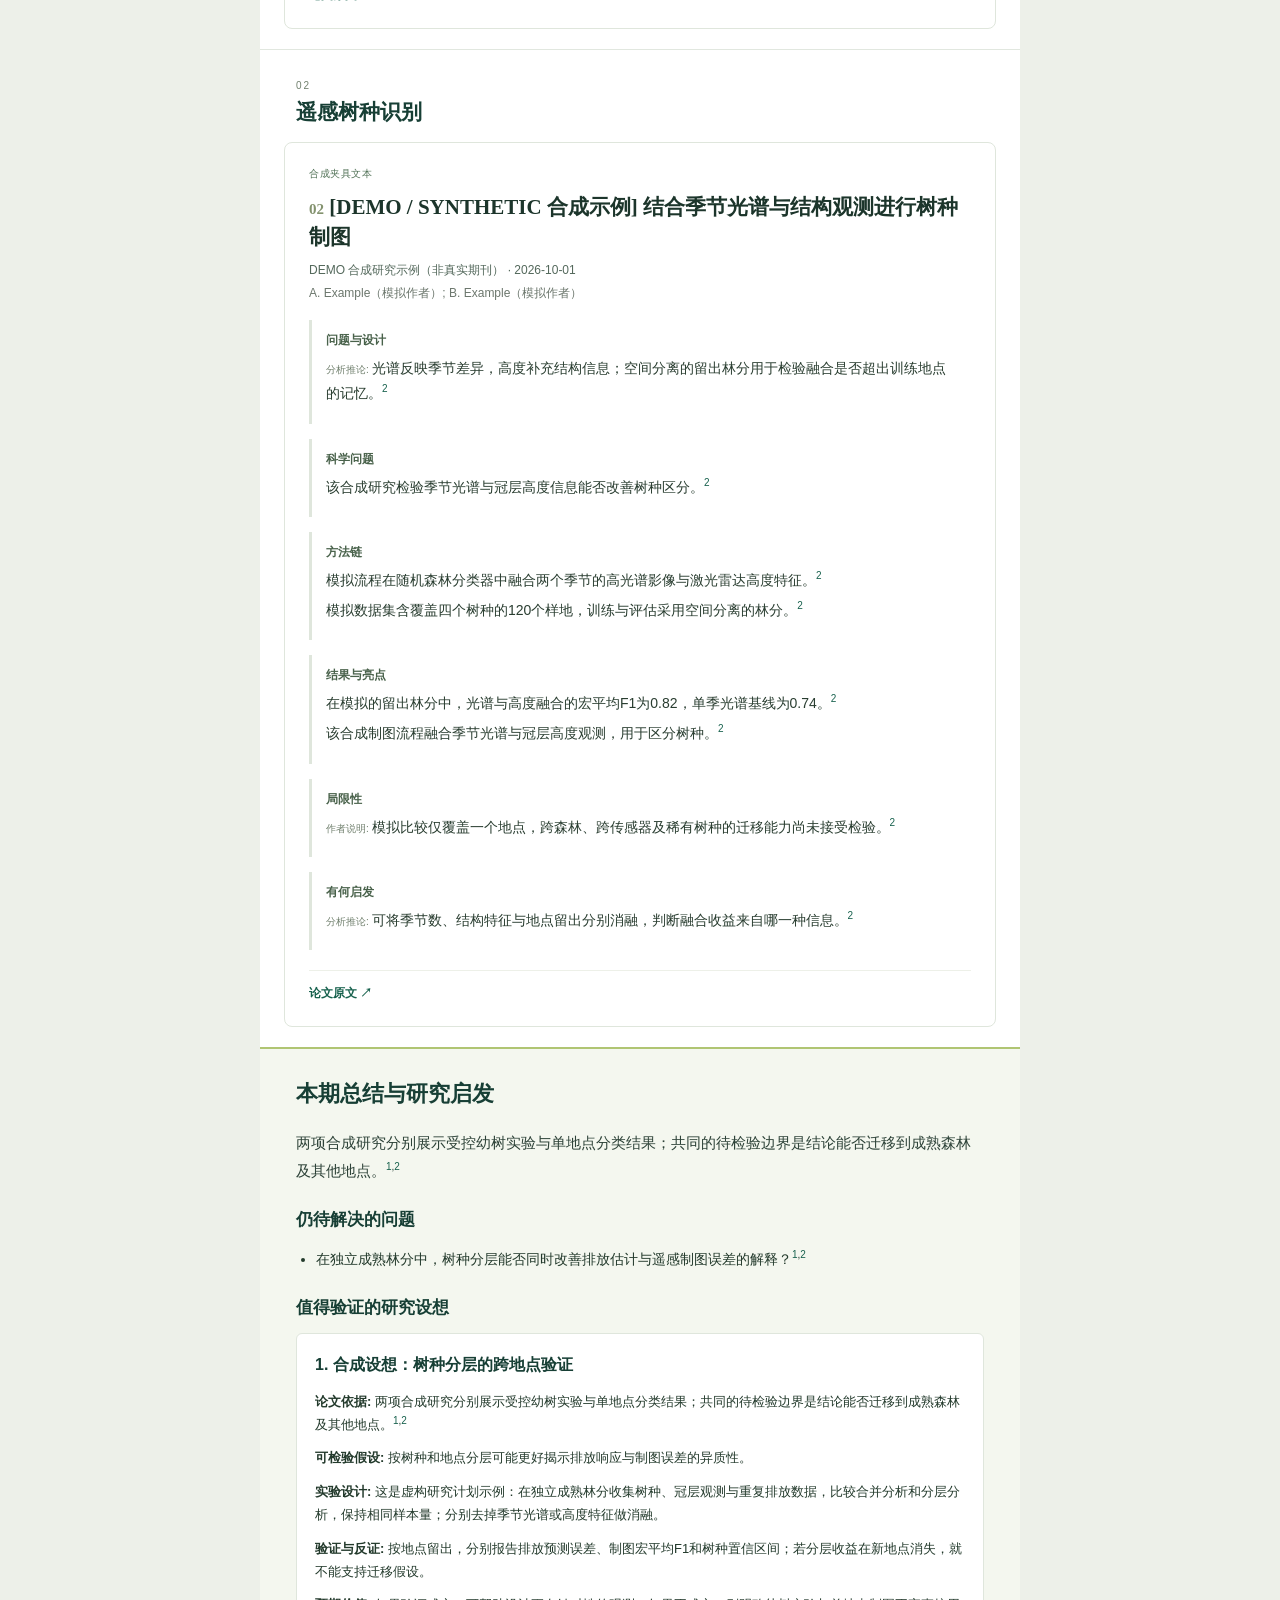
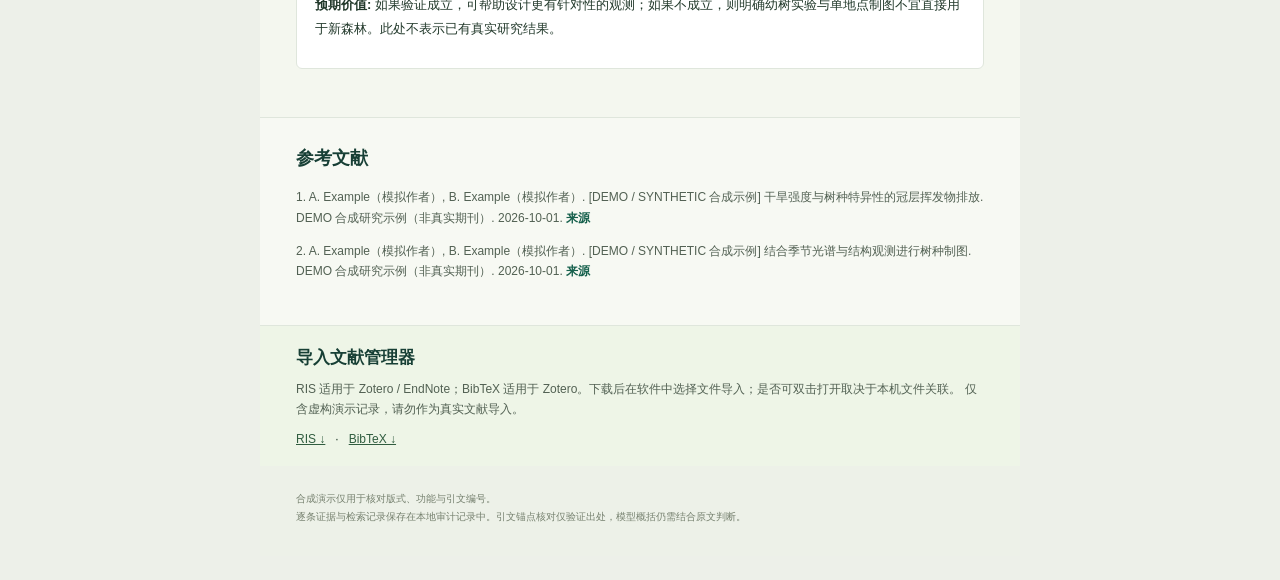
<file: docs/preview/demo.zh-CN.html>
<!doctype html><html lang="zh-CN"><head><meta charset="utf-8" /><meta name="viewport" content="width=device-width, initial-scale=1" /><title>DEMO / 合成科研文献预览</title></head><body style="margin:0;padding:0;background:#edf0e9;font-family:Arial,Helvetica,'Microsoft YaHei',sans-serif;color:#233a2c;overflow-wrap:anywhere;word-wrap:break-word"><div style="display:none;font-size:1px;line-height:1px;max-height:0;max-width:0;overflow:hidden;opacity:0">DEMO / 合成科研文献预览 · 2026-10-03 · UTC</div><table role="presentation" width="100%" cellpadding="0" cellspacing="0" style="background:#edf0e9"><tr><td align="center" style="padding:24px 8px"><table role="presentation" width="760" cellpadding="0" cellspacing="0" style="width:100%;max-width:760px;background:#ffffff;border-collapse:separate;table-layout:fixed"><tr><td style="padding:34px 36px 30px;background:#173f35;color:#ffffff;border-bottom:5px solid #b0c573"><p style="margin:0 0 13px;font-size:10px;letter-spacing:2.3px;color:#c9d8bd">SUPER PAPER RADAR / RESEARCH BRIEF</p><h1 style="margin:0 0 12px;font-family:Georgia,'Microsoft YaHei',serif;font-size:31px;line-height:1.3;font-weight:500">DEMO / 合成科研文献预览</h1><p style="margin:0 0 8px;color:#d5dfd0;font-size:12px">2026-10-03 · UTC</p><p style="margin:0;color:#acc6b4;font-size:11px">发表日期范围: 2026-09-26 (fixed synthetic fixture) – 2026-10-03</p></td></tr><tr><td style="padding:18px 36px;background:#fff0c5;color:#76531c;font-size:13px;line-height:1.7"><strong>DEMO / 合成示例：所有论文、作者、期刊、日期、数据与研究结果均为虚构；未检索来源、未调用模型、未发送邮件、未更改投递状态。</strong></td></tr><tr><td style="padding:24px 36px;border-bottom:1px solid #e1e7df"><table role="presentation" width="100%" cellpadding="0" cellspacing="0"><tr><td width="33%" style="vertical-align:top"><div style="font-size:28px;font-weight:700;color:#173f35">2</div><div style="font-size:11px;color:#68766d;letter-spacing:.5px">演示记录</div></td><td width="33%" style="vertical-align:top"><div style="font-size:28px;font-weight:700;color:#173f35">2</div><div style="font-size:11px;color:#68766d;letter-spacing:.5px">本期论文</div></td><td width="33%" style="vertical-align:top"><div style="font-size:28px;font-weight:700;color:#173f35">2</div><div style="font-size:11px;color:#68766d;letter-spacing:.5px">研究主题</div></td></tr></table></td></tr><tr><td style="padding:32px 36px 28px;background:#f7f9f3"><h2 style="margin:0 0 18px;color:#173f35;font-size:22px;font-family:Georgia,serif">综述导读</h2><p style="margin:0 0 14px;line-height:1.9;font-size:15px;color:#2d4238">这组合成研究从树种间的挥发物排放差异与冠层观测的树种区分两个角度，讨论森林中的树种差异。<sup style="font-size:10px;line-height:0;vertical-align:super"><a href="#ref-1" style="color:#17614d;text-decoration:none">1</a>,<a href="#ref-2" style="color:#17614d;text-decoration:none">2</a></sup> 在受控幼树实验的模拟观测中，中度干旱仅提高了一个树种的异戊二烯排放，显示这一响应在三个模拟树种间并不一致。<sup style="font-size:10px;line-height:0;vertical-align:super"><a href="#ref-1" style="color:#17614d;text-decoration:none">1</a></sup> 在树种制图的模拟留出林分中，光谱与高度融合取得0.82的宏平均F1，高于单季光谱基线的0.74。<sup style="font-size:10px;line-height:0;vertical-align:super"><a href="#ref-2" style="color:#17614d;text-decoration:none">2</a></sup> 两项示例的适用范围分别受限于受控幼树实验和单地点分类比较，尚不能据此推断成熟森林或跨地点的表现。<sup style="font-size:10px;line-height:0;vertical-align:super"><a href="#ref-1" style="color:#17614d;text-decoration:none">1</a>,<a href="#ref-2" style="color:#17614d;text-decoration:none">2</a></sup></p></td></tr><tr><td style="padding:30px 36px 16px;border-top:1px solid #e1e7df"><div style="font-size:10px;color:#71806e;letter-spacing:2px">01</div><h2 style="margin:7px 0 0;font-size:21px;color:#173f35">森林挥发物与干旱响应</h2></td></tr><tr><td style="padding:0 24px 20px"><table role="presentation" width="100%" cellpadding="0" cellspacing="0" style="border:1px solid #dfe6dc;background:#ffffff;border-radius:8px"><tr><td style="padding:24px"><div style="font-size:10px;letter-spacing:.6px;color:#527257;margin-bottom:12px">合成夹具文本</div><h3 style="margin:0 0 10px;font-family:Georgia,serif;font-size:21px;line-height:1.4;color:#1c352b"><span style="color:#83926e;font-size:15px">01</span> <a href="https://example.org/demo/forest-bvoc" style="color:#1c352b;text-decoration:none">[DEMO / SYNTHETIC 合成示例] 干旱强度与树种特异性的冠层挥发物排放</a></h3><p style="margin:0 0 6px;font-size:12px;color:#53685b">DEMO 合成研究示例（非真实期刊） · 2026-10-01</p><p style="margin:0 0 18px;font-size:12px;color:#6c776d">A. Example（模拟作者）; B. Example（模拟作者）</p><div style="margin:15px 0;padding:12px 14px;border-left:3px solid #dfe6dc;"><h4 style="margin:0 0 7px;font-size:12px;color:#49624b">问题与设计</h4><p style="margin:5px 0;font-size:14px;line-height:1.8;color:#293d30"><span style="font-size:10px;color:#71806e">分析推论: </span>把树种和干旱程度交叉比较，可检验总体均值是否掩盖不同树种的相反响应。<sup style="font-size:10px;line-height:0;vertical-align:super"><a href="#ref-1" style="color:#17614d;text-decoration:none">1</a></sup></p></div><div style="margin:15px 0;padding:12px 14px;border-left:3px solid #dfe6dc;"><h4 style="margin:0 0 7px;font-size:12px;color:#49624b">科学问题</h4><p style="margin:5px 0;font-size:14px;line-height:1.8;color:#293d30">该合成研究考察不同干旱强度如何改变不同树种的挥发物排放。<sup style="font-size:10px;line-height:0;vertical-align:super"><a href="#ref-1" style="color:#17614d;text-decoration:none">1</a></sup></p></div><div style="margin:15px 0;padding:12px 14px;border-left:3px solid #dfe6dc;"><h4 style="margin:0 0 7px;font-size:12px;color:#49624b">方法链</h4><p style="margin:5px 0;font-size:14px;line-height:1.8;color:#293d30">研究采用重复枝条气室采样与气相色谱测量，并以树种与处理的交互项建立混合效应模型。<sup style="font-size:10px;line-height:0;vertical-align:super"><a href="#ref-1" style="color:#17614d;text-decoration:none">1</a></sup></p><p style="margin:5px 0;font-size:14px;line-height:1.8;color:#293d30">模拟实验对三个树种的72株幼树实施两个受控干旱周期并进行跟踪测量。<sup style="font-size:10px;line-height:0;vertical-align:super"><a href="#ref-1" style="color:#17614d;text-decoration:none">1</a></sup></p></div><div style="margin:15px 0;padding:12px 14px;border-left:3px solid #dfe6dc;"><h4 style="margin:0 0 7px;font-size:12px;color:#49624b">结果与亮点</h4><p style="margin:5px 0;font-size:14px;line-height:1.8;color:#293d30">模拟观测中，中度干旱提高了一个树种的异戊二烯排放，而另两个树种未出现这一变化。<sup style="font-size:10px;line-height:0;vertical-align:super"><a href="#ref-1" style="color:#17614d;text-decoration:none">1</a></sup></p><p style="margin:5px 0;font-size:14px;line-height:1.8;color:#293d30">相对于各自的正常供水对照，三个模拟树种在重度干旱下的排放均降低。<sup style="font-size:10px;line-height:0;vertical-align:super"><a href="#ref-1" style="color:#17614d;text-decoration:none">1</a></sup></p><p style="margin:5px 0;font-size:14px;line-height:1.8;color:#293d30">该合成设计分别检验树种特异性的排放响应，而不预设所有树种具有一致的干旱效应。<sup style="font-size:10px;line-height:0;vertical-align:super"><a href="#ref-1" style="color:#17614d;text-decoration:none">1</a></sup></p></div><div style="margin:15px 0;padding:12px 14px;border-left:3px solid #dfe6dc;"><h4 style="margin:0 0 7px;font-size:12px;color:#49624b">局限性</h4><p style="margin:5px 0;font-size:14px;line-height:1.8;color:#293d30"><span style="font-size:10px;color:#71806e">作者说明: </span>研究范围限于受控幼树实验；成熟森林与野外季节变化未接受检验。<sup style="font-size:10px;line-height:0;vertical-align:super"><a href="#ref-1" style="color:#17614d;text-decoration:none">1</a></sup></p></div><div style="margin:15px 0;padding:12px 14px;border-left:3px solid #dfe6dc;"><h4 style="margin:0 0 7px;font-size:12px;color:#49624b">有何启发</h4><p style="margin:5px 0;font-size:14px;line-height:1.8;color:#293d30"><span style="font-size:10px;color:#71806e">分析推论: </span>可在成熟林分中按树种重复干旱梯度比较，检验幼树响应能否迁移到冠层尺度。<sup style="font-size:10px;line-height:0;vertical-align:super"><a href="#ref-1" style="color:#17614d;text-decoration:none">1</a></sup></p></div><p style="margin:20px 0 0;padding-top:14px;border-top:1px solid #edf0e8;font-size:12px"><a href="https://example.org/demo/forest-bvoc" style="color:#17614d;text-decoration:none;font-weight:600">论文原文 ↗</a></p></td></tr></table></td></tr><tr><td style="padding:30px 36px 16px;border-top:1px solid #e1e7df"><div style="font-size:10px;color:#71806e;letter-spacing:2px">02</div><h2 style="margin:7px 0 0;font-size:21px;color:#173f35">遥感树种识别</h2></td></tr><tr><td style="padding:0 24px 20px"><table role="presentation" width="100%" cellpadding="0" cellspacing="0" style="border:1px solid #dfe6dc;background:#ffffff;border-radius:8px"><tr><td style="padding:24px"><div style="font-size:10px;letter-spacing:.6px;color:#527257;margin-bottom:12px">合成夹具文本</div><h3 style="margin:0 0 10px;font-family:Georgia,serif;font-size:21px;line-height:1.4;color:#1c352b"><span style="color:#83926e;font-size:15px">02</span> <a href="https://example.org/demo/canopy-species" style="color:#1c352b;text-decoration:none">[DEMO / SYNTHETIC 合成示例] 结合季节光谱与结构观测进行树种制图</a></h3><p style="margin:0 0 6px;font-size:12px;color:#53685b">DEMO 合成研究示例（非真实期刊） · 2026-10-01</p><p style="margin:0 0 18px;font-size:12px;color:#6c776d">A. Example（模拟作者）; B. Example（模拟作者）</p><div style="margin:15px 0;padding:12px 14px;border-left:3px solid #dfe6dc;"><h4 style="margin:0 0 7px;font-size:12px;color:#49624b">问题与设计</h4><p style="margin:5px 0;font-size:14px;line-height:1.8;color:#293d30"><span style="font-size:10px;color:#71806e">分析推论: </span>光谱反映季节差异，高度补充结构信息；空间分离的留出林分用于检验融合是否超出训练地点的记忆。<sup style="font-size:10px;line-height:0;vertical-align:super"><a href="#ref-2" style="color:#17614d;text-decoration:none">2</a></sup></p></div><div style="margin:15px 0;padding:12px 14px;border-left:3px solid #dfe6dc;"><h4 style="margin:0 0 7px;font-size:12px;color:#49624b">科学问题</h4><p style="margin:5px 0;font-size:14px;line-height:1.8;color:#293d30">该合成研究检验季节光谱与冠层高度信息能否改善树种区分。<sup style="font-size:10px;line-height:0;vertical-align:super"><a href="#ref-2" style="color:#17614d;text-decoration:none">2</a></sup></p></div><div style="margin:15px 0;padding:12px 14px;border-left:3px solid #dfe6dc;"><h4 style="margin:0 0 7px;font-size:12px;color:#49624b">方法链</h4><p style="margin:5px 0;font-size:14px;line-height:1.8;color:#293d30">模拟流程在随机森林分类器中融合两个季节的高光谱影像与激光雷达高度特征。<sup style="font-size:10px;line-height:0;vertical-align:super"><a href="#ref-2" style="color:#17614d;text-decoration:none">2</a></sup></p><p style="margin:5px 0;font-size:14px;line-height:1.8;color:#293d30">模拟数据集含覆盖四个树种的120个样地，训练与评估采用空间分离的林分。<sup style="font-size:10px;line-height:0;vertical-align:super"><a href="#ref-2" style="color:#17614d;text-decoration:none">2</a></sup></p></div><div style="margin:15px 0;padding:12px 14px;border-left:3px solid #dfe6dc;"><h4 style="margin:0 0 7px;font-size:12px;color:#49624b">结果与亮点</h4><p style="margin:5px 0;font-size:14px;line-height:1.8;color:#293d30">在模拟的留出林分中，光谱与高度融合的宏平均F1为0.82，单季光谱基线为0.74。<sup style="font-size:10px;line-height:0;vertical-align:super"><a href="#ref-2" style="color:#17614d;text-decoration:none">2</a></sup></p><p style="margin:5px 0;font-size:14px;line-height:1.8;color:#293d30">该合成制图流程融合季节光谱与冠层高度观测，用于区分树种。<sup style="font-size:10px;line-height:0;vertical-align:super"><a href="#ref-2" style="color:#17614d;text-decoration:none">2</a></sup></p></div><div style="margin:15px 0;padding:12px 14px;border-left:3px solid #dfe6dc;"><h4 style="margin:0 0 7px;font-size:12px;color:#49624b">局限性</h4><p style="margin:5px 0;font-size:14px;line-height:1.8;color:#293d30"><span style="font-size:10px;color:#71806e">作者说明: </span>模拟比较仅覆盖一个地点，跨森林、跨传感器及稀有树种的迁移能力尚未接受检验。<sup style="font-size:10px;line-height:0;vertical-align:super"><a href="#ref-2" style="color:#17614d;text-decoration:none">2</a></sup></p></div><div style="margin:15px 0;padding:12px 14px;border-left:3px solid #dfe6dc;"><h4 style="margin:0 0 7px;font-size:12px;color:#49624b">有何启发</h4><p style="margin:5px 0;font-size:14px;line-height:1.8;color:#293d30"><span style="font-size:10px;color:#71806e">分析推论: </span>可将季节数、结构特征与地点留出分别消融，判断融合收益来自哪一种信息。<sup style="font-size:10px;line-height:0;vertical-align:super"><a href="#ref-2" style="color:#17614d;text-decoration:none">2</a></sup></p></div><p style="margin:20px 0 0;padding-top:14px;border-top:1px solid #edf0e8;font-size:12px"><a href="https://example.org/demo/canopy-species" style="color:#17614d;text-decoration:none;font-weight:600">论文原文 ↗</a></p></td></tr></table></td></tr><tr><td style="padding:30px 36px;background:#f4f7ef;border-top:2px solid #b0c573"><h2 style="margin:0 0 20px;color:#173f35;font-size:22px;font-family:Georgia,serif">本期总结与研究启发</h2><p style="margin:0 0 14px;font-size:15px;line-height:1.9;color:#2d4238">两项合成研究分别展示受控幼树实验与单地点分类结果；共同的待检验边界是结论能否迁移到成熟森林及其他地点。<sup style="font-size:10px;line-height:0;vertical-align:super"><a href="#ref-1" style="color:#17614d;text-decoration:none">1</a>,<a href="#ref-2" style="color:#17614d;text-decoration:none">2</a></sup></p><h3 style="margin:22px 0 12px;font-size:17px;color:#173f35">仍待解决的问题</h3><ul style="padding-left:20px"><li style="margin:0 0 10px;font-size:14px;line-height:1.8">在独立成熟林分中，树种分层能否同时改善排放估计与遥感制图误差的解释？<sup style="font-size:10px;line-height:0;vertical-align:super"><a href="#ref-1" style="color:#17614d;text-decoration:none">1</a>,<a href="#ref-2" style="color:#17614d;text-decoration:none">2</a></sup></li></ul><h3 style="margin:24px 0 14px;font-size:17px;color:#173f35">值得验证的研究设想</h3><div style="margin:0 0 18px;padding:18px;background:#fff;border:1px solid #dfe6dc;border-radius:6px"><h4 style="margin:0 0 12px;font-size:16px;line-height:1.6;color:#173f35">1. 合成设想：树种分层的跨地点验证</h4><p style="margin:0 0 10px;font-size:13px;line-height:1.8"><strong>论文依据:</strong> 两项合成研究分别展示受控幼树实验与单地点分类结果；共同的待检验边界是结论能否迁移到成熟森林及其他地点。<sup style="font-size:10px;line-height:0;vertical-align:super"><a href="#ref-1" style="color:#17614d;text-decoration:none">1</a>,<a href="#ref-2" style="color:#17614d;text-decoration:none">2</a></sup></p><p style="margin:0 0 10px;font-size:13px;line-height:1.8"><strong>可检验假设:</strong> 按树种和地点分层可能更好揭示排放响应与制图误差的异质性。</p><p style="margin:0 0 10px;font-size:13px;line-height:1.8"><strong>实验设计:</strong> 这是虚构研究计划示例：在独立成熟林分收集树种、冠层观测与重复排放数据，比较合并分析和分层分析，保持相同样本量；分别去掉季节光谱或高度特征做消融。</p><p style="margin:0 0 10px;font-size:13px;line-height:1.8"><strong>验证与反证:</strong> 按地点留出，分别报告排放预测误差、制图宏平均F1和树种置信区间；若分层收益在新地点消失，就不能支持迁移假设。</p><p style="margin:0 0 10px;font-size:13px;line-height:1.8"><strong>预期价值:</strong> 如果验证成立，可帮助设计更有针对性的观测；如果不成立，则明确幼树实验与单地点制图不宜直接用于新森林。此处不表示已有真实研究结果。</p></div></td></tr><tr><td style="padding:28px 36px 30px;background:#f7f9f3;border-top:1px solid #dfe6dc"><h2 style="margin:0 0 17px;font-size:18px;color:#173f35">参考文献</h2><p id="ref-1" style="margin:0 0 13px;font-size:12px;line-height:1.7;color:#526153">1. A. Example（模拟作者）, B. Example（模拟作者）. [DEMO / SYNTHETIC 合成示例] 干旱强度与树种特异性的冠层挥发物排放. DEMO 合成研究示例（非真实期刊）. 2026-10-01. <a href="https://example.org/demo/forest-bvoc" style="color:#17614d;text-decoration:none;font-weight:600">来源</a></p><p id="ref-2" style="margin:0 0 13px;font-size:12px;line-height:1.7;color:#526153">2. A. Example（模拟作者）, B. Example（模拟作者）. [DEMO / SYNTHETIC 合成示例] 结合季节光谱与结构观测进行树种制图. DEMO 合成研究示例（非真实期刊）. 2026-10-01. <a href="https://example.org/demo/canopy-species" style="color:#17614d;text-decoration:none;font-weight:600">来源</a></p></td></tr><tr><td style="padding:20px 36px;background:#eef5e7;border-top:1px solid #dfe6dc"><h2 style="margin:0 0 10px;font-size:17px;color:#173f35">导入文献管理器</h2><p style="margin:0 0 12px;font-size:12px;line-height:1.7;color:#526153">RIS 适用于 Zotero / EndNote；BibTeX 适用于 Zotero。下载后在软件中选择文件导入；是否可双击打开取决于本机文件关联。 仅含虚构演示记录，请勿作为真实文献导入。</p><p style="margin:0;font-size:12px;overflow-wrap:anywhere"><a download href="demo.zh-CN.ris" style="color:#315d40">RIS ↓</a> &nbsp; · &nbsp; <a download href="demo.zh-CN.bib" style="color:#315d40">BibTeX ↓</a></p></td></tr><tr><td style="padding:24px 36px 30px;background:#edf1e8;font-size:10px;line-height:1.8;color:#76816f">合成演示仅用于核对版式、功能与引文编号。<br />逐条证据与检索记录保存在本地审计记录中。引文锚点核对仅验证出处，模型概括仍需结合原文判断。</td></tr></table></td></tr></table></body></html>
</file>
<file: docs/assets/style.css>
:root{--ink:#182e40;--muted:#677b89;--blue:#246b9b;--teal:#197c75;--line:#dfe9eb;--canvas:#f7fafb;--mint:#eaf6f1;--sky:#edf5fa;--paper:#fff;--serif:Georgia,"Songti SC","Noto Serif CJK SC",SimSun,serif;--sans:Inter,-apple-system,BlinkMacSystemFont,"Segoe UI","PingFang SC","Microsoft YaHei",sans-serif}*{box-sizing:border-box}html{scroll-behavior:smooth;scroll-padding-top:28px}body{margin:0;background:var(--canvas);color:var(--ink);font-family:var(--sans);font-size:15px;line-height:1.7;-webkit-font-smoothing:antialiased}a{color:var(--blue);text-decoration:none}a:hover{text-decoration:underline;text-underline-offset:4px}button,input,select{font:inherit}button,a,select,input,summary{-webkit-tap-highlight-color:transparent}button,select,summary{cursor:pointer}:focus-visible{outline:3px solid #519eaa;outline-offset:4px}button{color:inherit}button,a{touch-action:manipulation}svg{display:block}.site-shell{width:min(1200px,100% - 80px);margin:auto}.site-header{min-height:108px;display:flex;align-items:center;justify-content:space-between;gap:24px;border-bottom:1px solid var(--line)}.brand{display:flex;gap:12px;align-items:center;color:var(--ink);font-size:19px;font-weight:650;letter-spacing:-.5px}.brand:hover{text-decoration:none}.brand-icon{width:43px;height:43px}.brand-caption{display:block;font-size:11px;font-weight:400;letter-spacing:.08em;color:var(--muted);margin-top:0}.header-actions{display:flex;gap:23px;align-items:center}.language-switch{padding:4px;display:flex;border:1px solid var(--line);background:#edf3f4;border-radius:9px}.language-button{border:0;background:transparent;border-radius:6px;padding:5px 11px;color:var(--muted);font-size:12px;min-height:32px}.language-button.active{background:white;color:var(--ink);box-shadow:0 1px 4px #1e45500d}.repo-link{display:flex;align-items:center;gap:8px;font-size:13px;color:var(--ink)}.repo-link svg{width:17px;height:17px}.repo-link>span:last-child{margin-left:4px}.hero{display:grid;grid-template-columns:1.2fr 1fr;gap:100px;align-items:center;padding:77px 0 65px}.eyebrow{font-size:10px;letter-spacing:1.65px;font-weight:650;line-height:1.6;color:var(--teal);margin:0}.hero .eyebrow{display:flex;align-items:center;gap:9px}.status-dot{display:inline-block;flex-shrink:0;width:6px;height:6px;border-radius:50%;background:#398e7a;vertical-align:middle}.hero h1{font-family:var(--serif);font-weight:500;font-size:clamp(38px,4.15vw,53px);line-height:1.35;letter-spacing:-1.8px;margin:25px 0 22px}.hero-accent{color:var(--teal)}.hero-description{max-width:475px;line-height:1.95;color:#5e7482;margin:0;font-size:15px}.hero-buttons{display:flex;gap:12px;align-items:center;flex-wrap:wrap;margin-top:29px}.button{display:inline-flex;justify-content:center;align-items:center;gap:22px;border-radius:7px;padding:12px 19px;font-size:13px;line-height:1.5;font-weight:500;min-height:45px}.button:hover{text-decoration:none;filter:brightness(.95)}.button-primary{background:var(--blue);color:#fff;border:1px solid var(--blue);box-shadow:0 4px 10px #286b9510}.button-quiet{color:var(--ink)}.button-secondary{background:var(--sky);border:1px solid #cddfea;color:var(--blue);width:100%}.hero-footnote{font-size:11px;color:var(--muted);margin:19px 0 0}.hero-preview{padding:30px 31px 0;background:#fff;border:1px solid #d5e5e7;border-radius:10px;box-shadow:0 12px 32px #31566707;position:relative}.hero-preview:before{content:"";position:absolute;left:31px;right:31px;top:-6px;height:5px;border:1px solid #deeaeb;border-bottom:0;border-radius:5px 5px 0 0;background:#eef6f6}.preview-topline{display:flex;align-items:center;justify-content:space-between;gap:12px}.small-tag{display:inline-block;font-size:10px;line-height:1.5;border:1px solid #dce9e7;border-radius:4px;padding:3px 7px;color:#657e7d;white-space:nowrap;letter-spacing:.1px}.preview-date{margin:24px 0 9px;font-family:var(--serif);font-size:42px;line-height:1;color:#385a6b;display:flex;gap:11px;align-items:center}.preview-date span{font-family:var(--sans);font-size:9px;letter-spacing:1.5px;font-weight:600;color:var(--muted)}.hero-preview h2{font-size:20px;line-height:1.6;font-family:var(--serif);font-weight:500;letter-spacing:-.4px;margin:0 0 26px}.preview-topic{display:flex;gap:13px;align-items:center;margin:0 0 20px}.topic-symbol{width:34px;height:38px;display:flex;align-items:center;justify-content:center;border-radius:5px;font-size:11px;font-weight:600;flex-shrink:0}.mint{background:var(--mint);color:var(--teal)}.blue{background:var(--sky);color:var(--blue)}.preview-topic strong{display:block;font-weight:550;font-size:13px}.preview-topic div>span{display:block;color:var(--muted);font-size:11px;margin-top:2px}.preview-bottom{border-top:1px solid var(--line);padding:17px 0;display:flex;gap:14px;justify-content:space-between;font-size:10px;color:var(--muted);letter-spacing:.25px}.feature-strip{border-top:1px solid var(--line);border-bottom:1px solid var(--line);display:grid;grid-template-columns:repeat(3,1fr);padding:22px 0;margin-bottom:74px}.feature-strip>div{display:flex;gap:17px;align-items:center;justify-content:center}.feature-strip>div+div{border-left:1px solid var(--line)}.feature-strip p{margin:0}.feature-strip strong,.feature-strip p>span{display:block}.feature-strip strong{font-size:12px;font-weight:550}.feature-strip p>span{font-size:11px;color:var(--muted);margin-top:3px}.feature-icon{font-size:27px;color:#4b969d;line-height:1}.section-heading{display:flex;align-items:center;justify-content:space-between;gap:20px;margin-bottom:24px}.section-heading h2{font-family:var(--serif);font-size:29px;letter-spacing:-.7px;font-weight:500;margin:9px 0 0;line-height:1.5}.text-link{font-size:11px;display:inline-flex;align-items:center;gap:10px}.demo-notice{display:flex;align-items:flex-start;gap:13px;background:#edf5f7;border:1px solid #dae9ed;border-radius:7px;padding:15px 19px;margin:0 0 28px;color:#516d7b;font-size:11px;line-height:1.85}.demo-notice p{margin:0}.demo-notice strong{font-weight:550;color:#35596a}.notice-icon{border:1px solid #7eacb7;border-radius:50%;width:16px;height:16px;display:flex;align-items:center;justify-content:center;flex-shrink:0;font-size:10px;margin-top:3px;font-family:var(--serif)}.reading-layout{display:grid;grid-template-columns:minmax(0,1fr) 298px;gap:28px;align-items:start}.overview-card,.paper-card,.references-card,.config-card{background:#fff;border:1px solid var(--line);border-radius:8px}.overview-card{padding:28px 30px 0;border-top:3px solid #80b8af}.card-eyebrow{display:flex;justify-content:space-between;align-items:center;gap:14px}.overview-card h3{font-family:var(--serif);font-weight:500;font-size:23px;letter-spacing:-.5px;line-height:1.5;margin:19px 0 16px}.overview-content{font-size:13px;line-height:2.05;color:#4c6372}.overview-content p{margin:0 0 17px}.citation{font-size:10px;vertical-align:super;padding:1px 2px;line-height:0;color:var(--blue)}.overview-meta{display:flex;justify-content:space-between;gap:15px;padding:16px 0;border-top:1px solid #edf1f2;margin-top:21px;color:#778a91;font-size:9px}.overview-meta>span:first-child{display:flex;gap:7px;align-items:center}.papers-heading{display:flex;align-items:center;justify-content:space-between;margin:32px 0 15px}.papers-heading h3{font-size:14px;letter-spacing:.2px;margin:0;font-weight:550}.muted{color:var(--muted);font-size:11px;line-height:1.8}.paper-card{margin-bottom:20px;padding:27px 30px}.paper-topline{display:flex;justify-content:space-between;align-items:center;gap:12px}.topic-label{display:flex;align-items:center;gap:7px;font-size:10px;color:var(--teal);letter-spacing:.4px}.paper-number{font-family:var(--serif);color:#afc1c6;font-size:18px}.paper-card h3{font-size:20px;font-family:var(--serif);font-weight:500;line-height:1.65;letter-spacing:-.2px;margin:12px 0 9px}.paper-meta{font-size:10px;color:var(--muted);line-height:1.8;margin:0 0 19px;overflow-wrap:anywhere}.synthetic-badge{display:inline-block;font-size:9px;color:#6b817e;background:#edf5f2;border-radius:3px;padding:1px 5px;margin-right:6px}.paper-section{display:grid;grid-template-columns:81px minmax(0,1fr);gap:14px;padding:16px 0;border-top:1px solid #edf1f2}.paper-section h4{font-size:10px;font-weight:600;color:#3a6173;line-height:1.8;margin:2px 0 0}.paper-section ul{padding:0;margin:0;list-style:none;font-size:12px;line-height:1.95;color:#526976}.paper-section li+li{margin-top:7px}.evidence-details{background:#f8fafb;border:1px solid #e6eeee;border-radius:5px;margin-top:5px;padding:11px 13px;font-size:11px;color:#53717f}.evidence-details summary{font-size:10px;font-weight:500}.evidence-details[open] summary{margin-bottom:11px}.evidence-item{font-size:11px;line-height:1.9;border-top:1px solid #e7edef;padding-top:10px;margin-top:10px}.evidence-item p{margin:5px 0}.evidence-quote{border-left:2px solid #b5d6d1;padding-left:10px;color:#6b7f88}.evidence-label{font-weight:600;color:#447567;font-size:9px;letter-spacing:.6px}.evidence-details .muted{font-size:10px}.references-card{padding:24px 28px;margin:25px 0 0}.references-card h3{font-size:13px;font-weight:550;margin:0}.references-card>p{margin:11px 0 0}.references-card ol{padding-left:20px;margin:16px 0 0;font-size:10px;line-height:1.9;color:#566f7c}.references-card li{padding-left:5px;scroll-margin-top:30px}.references-card li+li{margin-top:12px}.references-card li:target{background:#eef6f6}.reference-title{display:block;color:#34576b}.configuration{position:sticky;top:24px}.config-card{padding:25px 23px}.config-topline{display:flex;justify-content:space-between;align-items:center}.config-icon{font-size:22px;color:#5b939c;line-height:1}.config-card h3{font-family:var(--serif);font-size:21px;font-weight:500;line-height:1.5;margin:15px 0 7px;letter-spacing:-.5px}.config-card>.muted{margin:0 0 21px;font-size:11px}.field{margin-top:15px;min-width:0}.field label{display:block;font-size:10px;font-weight:550;color:#496374;margin-bottom:6px}.field select,.field input{width:100%;min-width:0;border:1px solid #dbe7ea;border-radius:5px;background:#fcfefe;color:#426173;padding:10px 9px;font-size:11px;min-height:40px}.field select{padding-right:18px}.field-pair{display:grid;grid-template-columns:104px minmax(0,1fr);gap:10px}.field-pair select{font-size:9px}.schedule-summary{padding:12px;margin-top:21px;display:flex;gap:8px;align-items:flex-start;background:#eff7f3;border:1px solid #e0eee7;border-radius:5px;color:#528371;font-size:10px;line-height:1.85}.schedule-summary .status-dot{margin-top:7px;width:5px;height:5px}.schedule-summary p{margin:0}.config-disclaimer{font-size:10px;color:#7d8d97;line-height:1.95;margin:12px 0 21px}.reading-note{margin:23px 14px;padding:1px 0 0 14px;border-left:2px solid #a8cec2}.reading-note .eyebrow{font-size:9px;letter-spacing:1.2px}.reading-note p{font-size:12px;color:#748994;line-height:1.9;margin:8px 0 0;font-family:var(--serif)}.bottom-cta{display:flex;justify-content:space-between;align-items:center;gap:25px;margin:64px 0 0;padding:37px 0;border-top:1px solid var(--line);border-bottom:1px solid var(--line)}.bottom-cta h2{font-family:var(--serif);font-size:25px;font-weight:500;letter-spacing:-.7px;line-height:1.6;margin:9px 0 7px}.bottom-cta p:not(.eyebrow){font-size:11px;color:var(--muted);margin:0}.bottom-cta .button{flex-shrink:0}.site-footer{padding:28px 0 35px;display:flex;justify-content:space-between;align-items:center;gap:20px;color:#81939b;font-size:10px}.site-footer>div{display:flex;gap:19px}.site-footer a{color:#748b97}.footer-dot{margin:0 7px}.skip-link{position:absolute;top:-80px;left:24px;padding:10px 15px;background:white;z-index:5}.skip-link:focus{top:10px}html[lang=en] .hero h1{font-size:clamp(40px,4.1vw,55px);letter-spacing:-2px}html[lang=en] .hero{gap:73px}html[lang=en] .paper-section{grid-template-columns:91px minmax(0,1fr)}html[lang=en] .paper-section h4{font-size:10px}
@media(min-width:1440px){.site-shell{width:1160px}}@media(max-width:1000px){.site-shell{width:calc(100% - 48px)}.hero,html[lang=en] .hero{gap:42px;padding:60px 0}.hero h1{font-size:43px}.hero-preview{padding:25px 23px 0}.hero-preview h2{font-size:18px}.preview-topline>.eyebrow{font-size:8px;letter-spacing:1px}.reading-layout{grid-template-columns:minmax(0,1fr) 265px;gap:20px}.config-card{padding:22px 19px}.overview-card,.paper-card{padding-left:23px;padding-right:23px}.feature-strip{margin-bottom:54px}.preview-topic strong{font-size:12px}}
@media(max-width:760px){.site-shell{width:calc(100% - 36px)}.site-header{min-height:87px;gap:10px}.brand{font-size:17px;gap:9px}.brand-icon{width:36px;height:36px}.brand-caption{font-size:9px}.header-actions{gap:12px}.repo-link{font-size:11px;gap:6px}.repo-link>span:last-child{display:none}.language-button{padding:4px 8px;font-size:11px}.hero,html[lang=en] .hero{grid-template-columns:1fr;gap:38px;padding:48px 3px 39px}.hero h1{font-size:43px;letter-spacing:-1.3px;margin-top:20px}.hero-description{font-size:14px;max-width:530px}.hero-preview{max-width:540px;width:100%;padding:25px 24px 0}.preview-topline>.eyebrow{font-size:9px;letter-spacing:1.4px}.preview-date{margin-top:20px}.hero-preview h2{font-size:20px;margin-bottom:22px}.hero-preview .preview-topic{margin-bottom:17px}.preview-topic strong{font-size:12px}.feature-strip{padding:19px 0;margin-bottom:45px;gap:12px}.feature-strip>div{display:block;padding-left:10px}.feature-strip>div:first-child{padding-left:0}.feature-strip p>span{font-size:9px;line-height:1.8}.feature-strip strong{font-size:10px;margin-top:9px}.feature-icon{font-size:21px}.section-heading h2{font-size:25px}.section-heading{align-items:flex-end;gap:13px}.section-heading>.text-link{font-size:10px;flex-shrink:0;margin-bottom:4px}.eyebrow{font-size:9px;letter-spacing:1.2px}.reading-layout{display:flex;flex-direction:column;gap:25px}.configuration{position:static;width:100%}.config-card{padding:20px}.config-card h3{font-size:21px}.config-card>.muted{margin-bottom:14px}.config-card .field{margin-top:12px}.config-topline{float:right;gap:12px;margin-top:5px}.config-icon{display:none}.config-card h3{margin-top:0}.field-pair{grid-template-columns:1fr 1fr}.field-pair select{font-size:11px}.config-disclaimer{margin-bottom:15px}.config-card>.button{min-height:40px;padding-top:10px;padding-bottom:10px}.reading-note{display:none}.reading-main{width:100%}.overview-card{padding:23px 22px 0}.overview-card h3{font-size:22px}.overview-meta{flex-wrap:wrap;gap:5px}.paper-card{padding:23px 22px}.paper-card h3{font-size:20px}.paper-section,html[lang=en] .paper-section{grid-template-columns:1fr;gap:6px}.paper-section h4,html[lang=en] .paper-section h4{font-size:10px}.paper-section ul{font-size:12px}.references-card{padding:23px 22px}.bottom-cta{display:block;padding:30px 4px;margin-top:42px}.bottom-cta h2{font-size:24px}.bottom-cta .button{margin-top:22px}.site-footer{align-items:flex-start;flex-direction:column;gap:14px;font-size:10px}.demo-notice{padding:13px 14px;font-size:10px;gap:10px}html[lang=en] .hero h1{font-size:46px}.card-eyebrow{gap:8px}}
@media(max-width:380px){.site-shell{width:calc(100% - 28px)}.brand-caption{display:none}.brand{font-size:15px}.repo-link>span{display:none}.header-actions{gap:9px}.hero h1{font-size:37px}.hero-buttons{gap:3px}.button{padding:11px 13px;gap:15px;font-size:12px}.section-heading{display:block}.section-heading>.text-link{margin-top:12px}.overview-card,.paper-card{padding-left:18px;padding-right:18px}.small-tag{font-size:8px}.overview-card h3{font-size:20px}.paper-card h3{font-size:18px}html[lang=en] .hero h1{font-size:39px}}
@media(prefers-reduced-motion:reduce){html{scroll-behavior:auto}}@media print{body{background:white}.site-shell{width:100%}.header-actions,.hero-buttons,.feature-strip,.configuration,.bottom-cta,.site-footer{display:none}.hero{padding:20px 0;gap:30px}.reading-layout{display:block}.paper-card,.overview-card{break-inside:avoid;box-shadow:none}.text-link{display:none}}

.philosophy{padding:0 2px 29px;max-width:890px}.philosophy>p:last-child{font-size:12px;line-height:2;color:#6a808c;margin:10px 0 0}.export-links{display:flex;flex-wrap:wrap;gap:9px 15px;font-size:10px;border-top:1px solid var(--line);padding-top:16px;margin-top:20px;color:var(--muted)}

.cost-note{background:#eef5f8;border-left:2px solid #95becd;padding:13px 16px;margin:0 0 27px;color:#5a7787;font-size:11px;line-height:1.9}

/* Keep the full project name readable beside compact mobile controls. */
.brand-icon{display:block;flex-shrink:0}.brand-name{display:block;line-height:1.4}
@media(max-width:620px){.site-header{display:grid;grid-template-columns:minmax(0,1fr) auto;gap:12px}.brand{min-width:0}.brand-name{font-size:15px}.header-actions{gap:9px}.repo-link>span{display:none}.language-button{padding:4px 7px}.brand-caption{font-size:8px;letter-spacing:.03em}}
@media(max-width:380px){.brand{gap:7px}.brand-icon{width:32px;height:32px}.brand-name{font-size:14px;max-width:125px}.site-header{gap:8px}.header-actions{gap:8px}}
</file>
